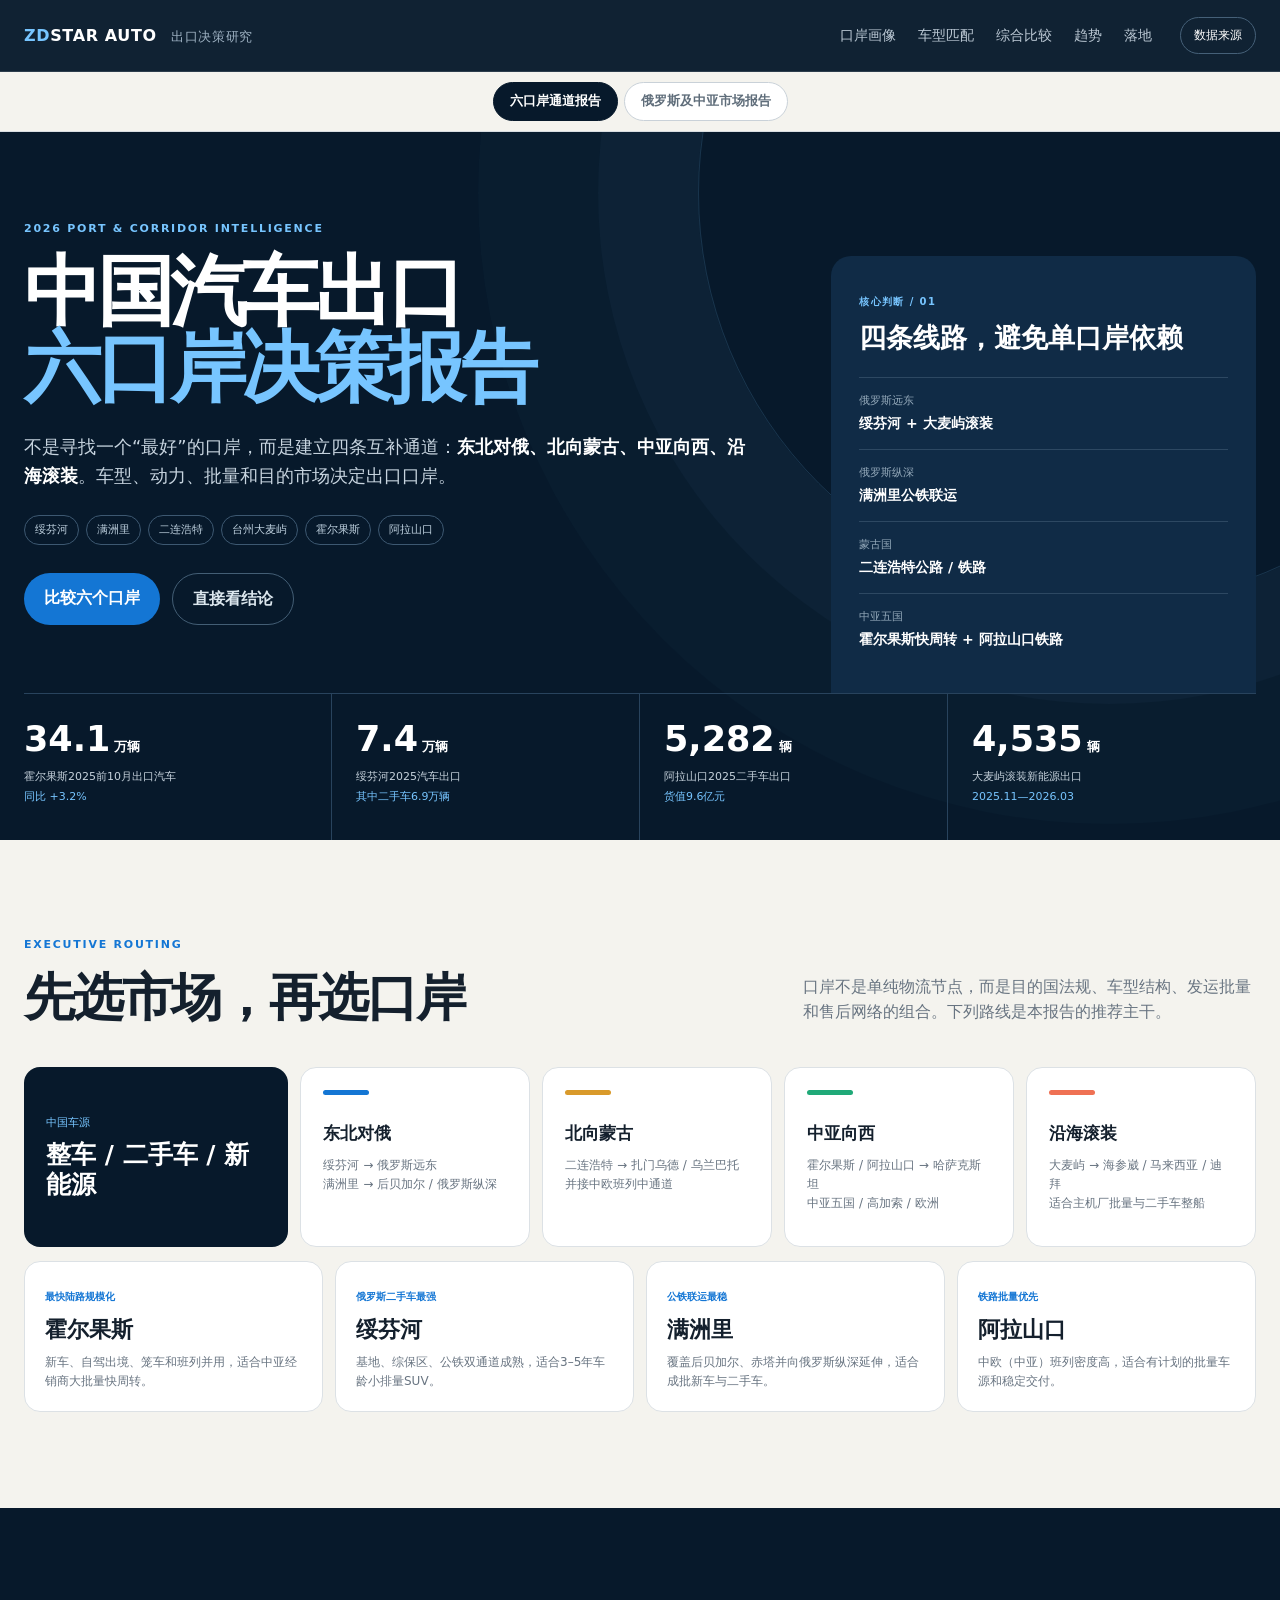
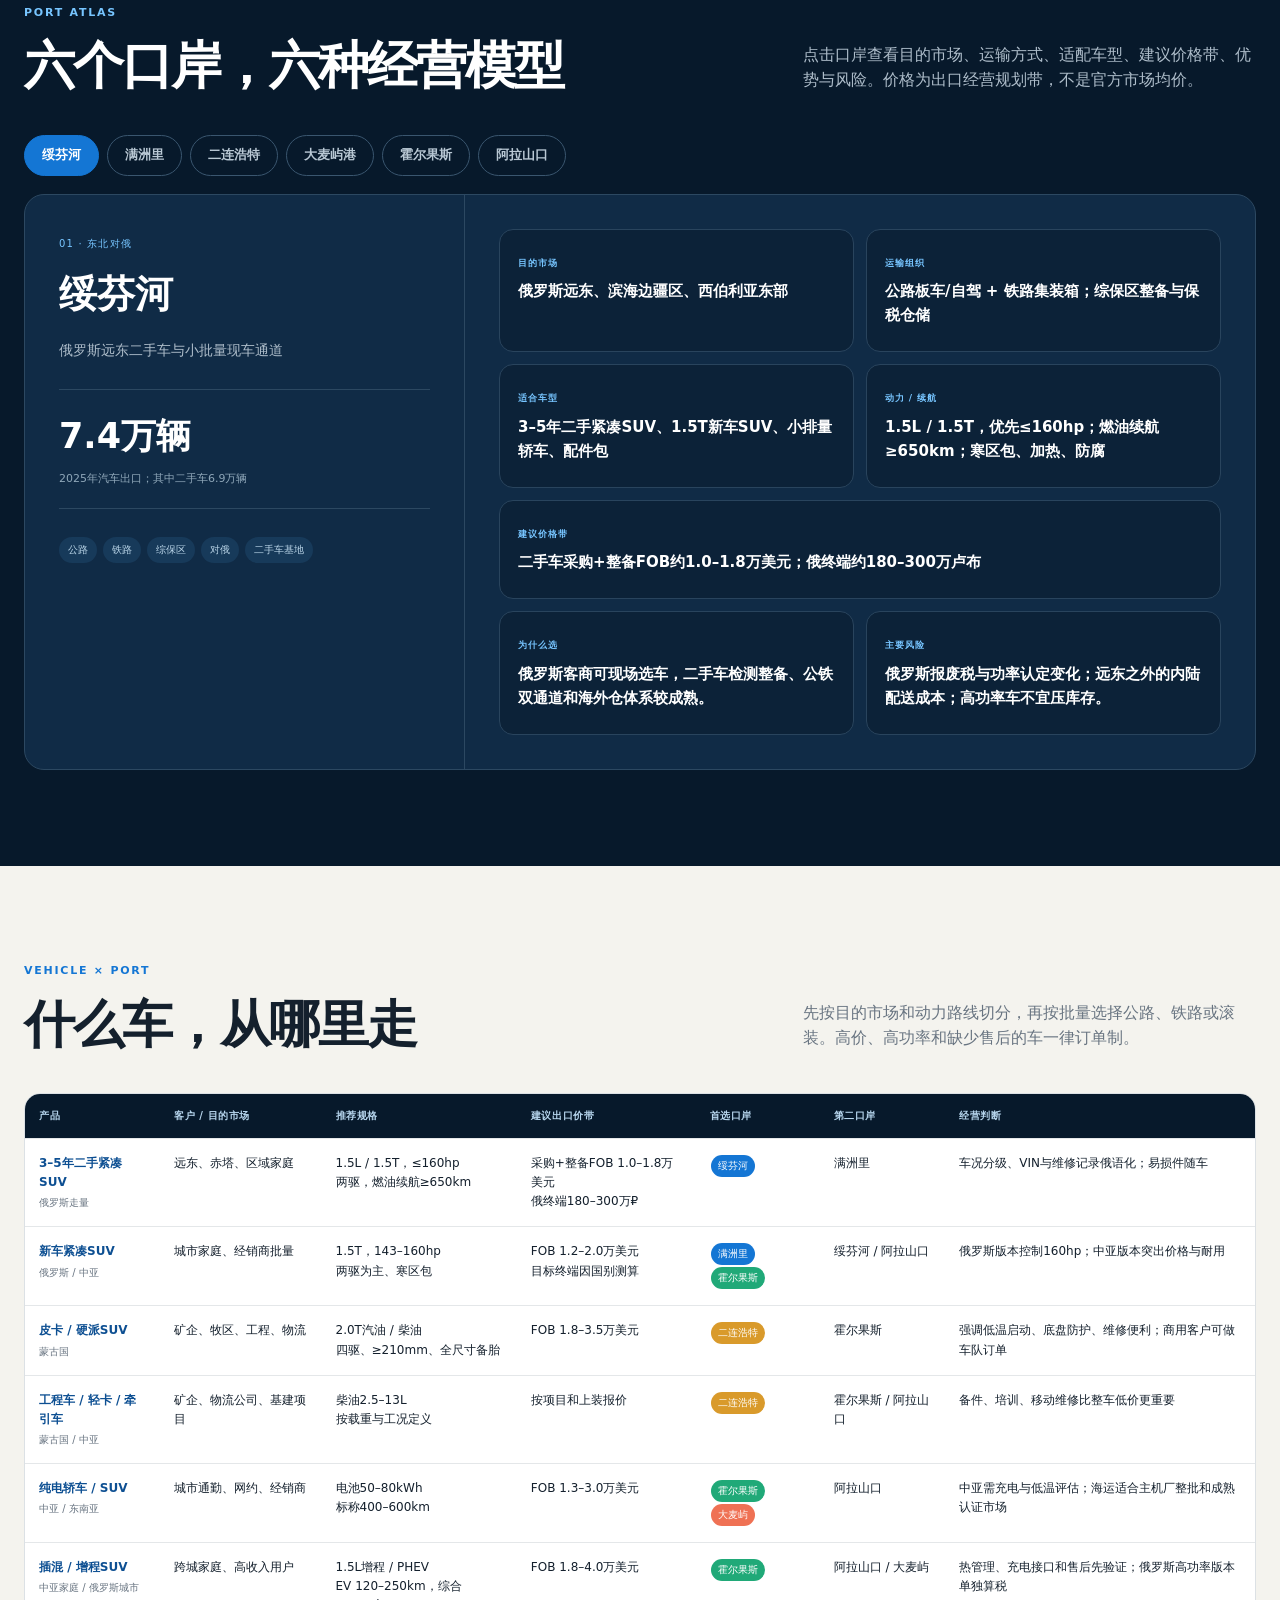
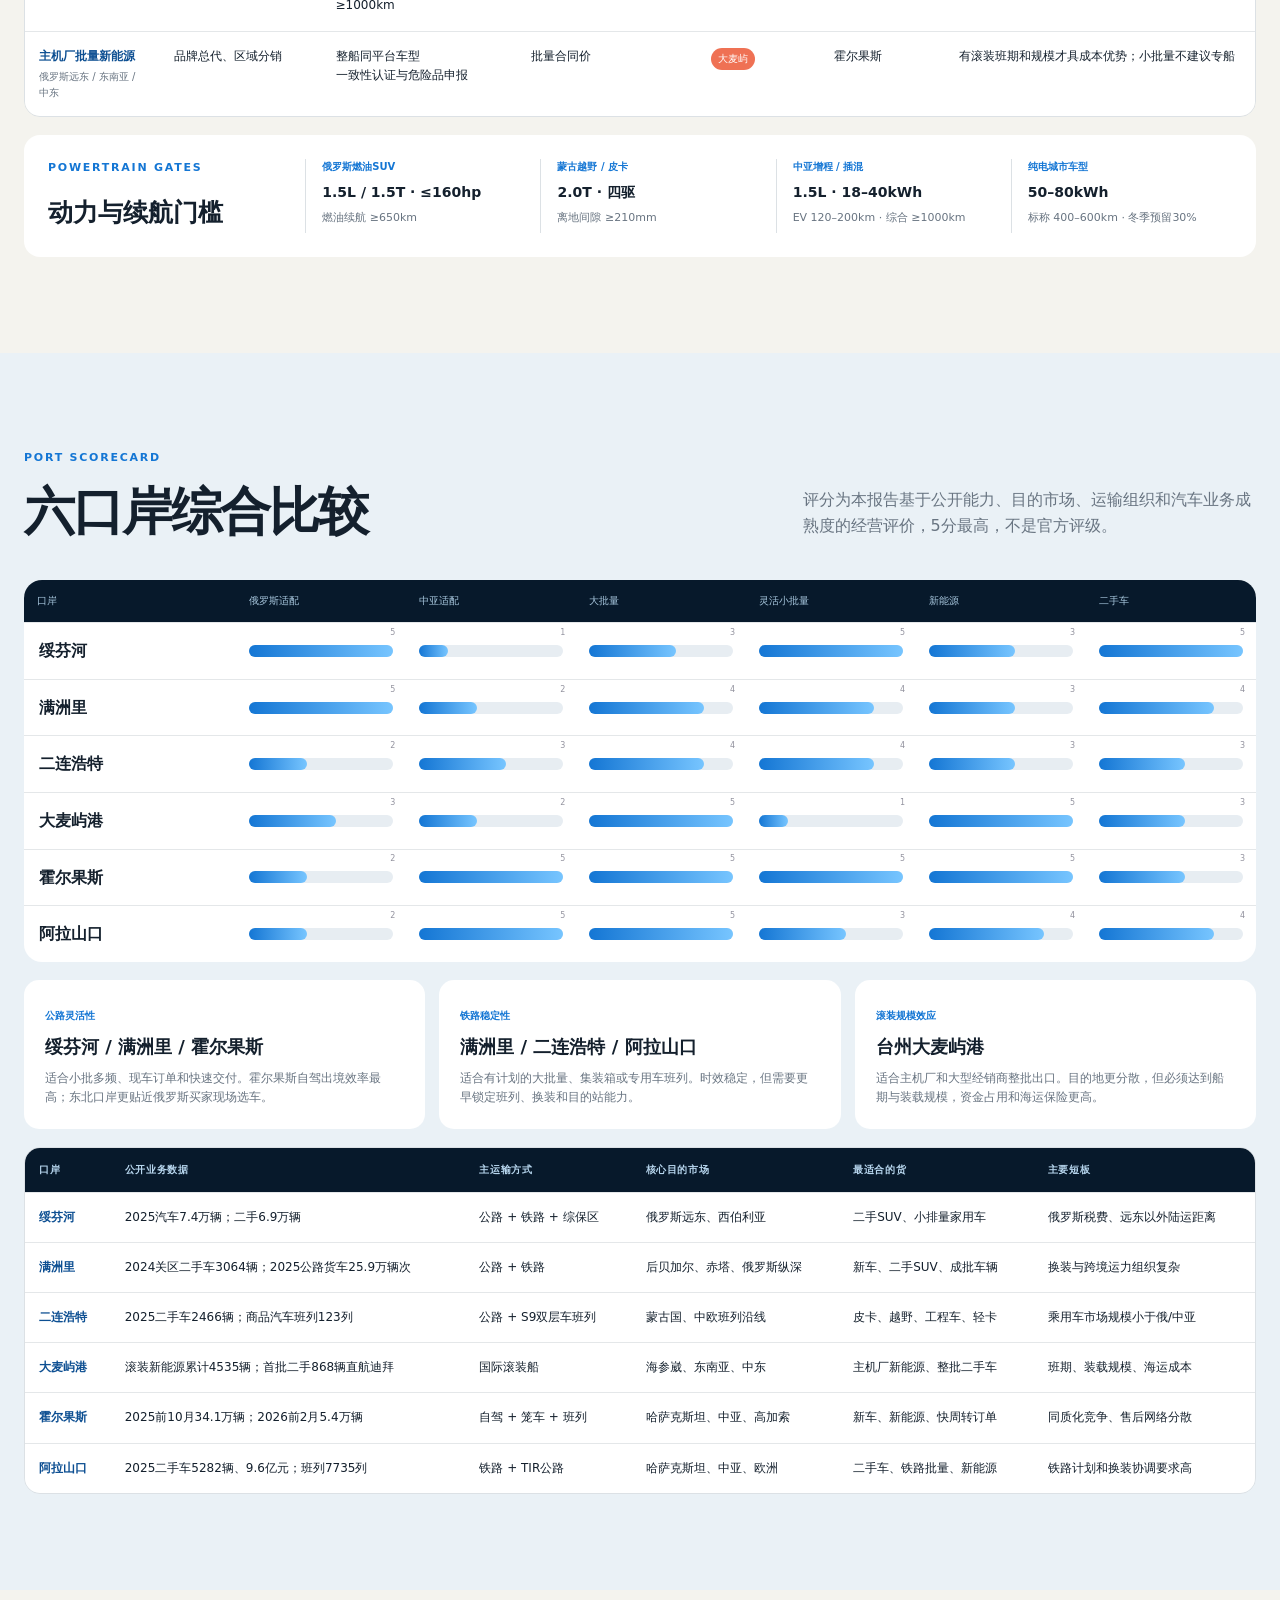
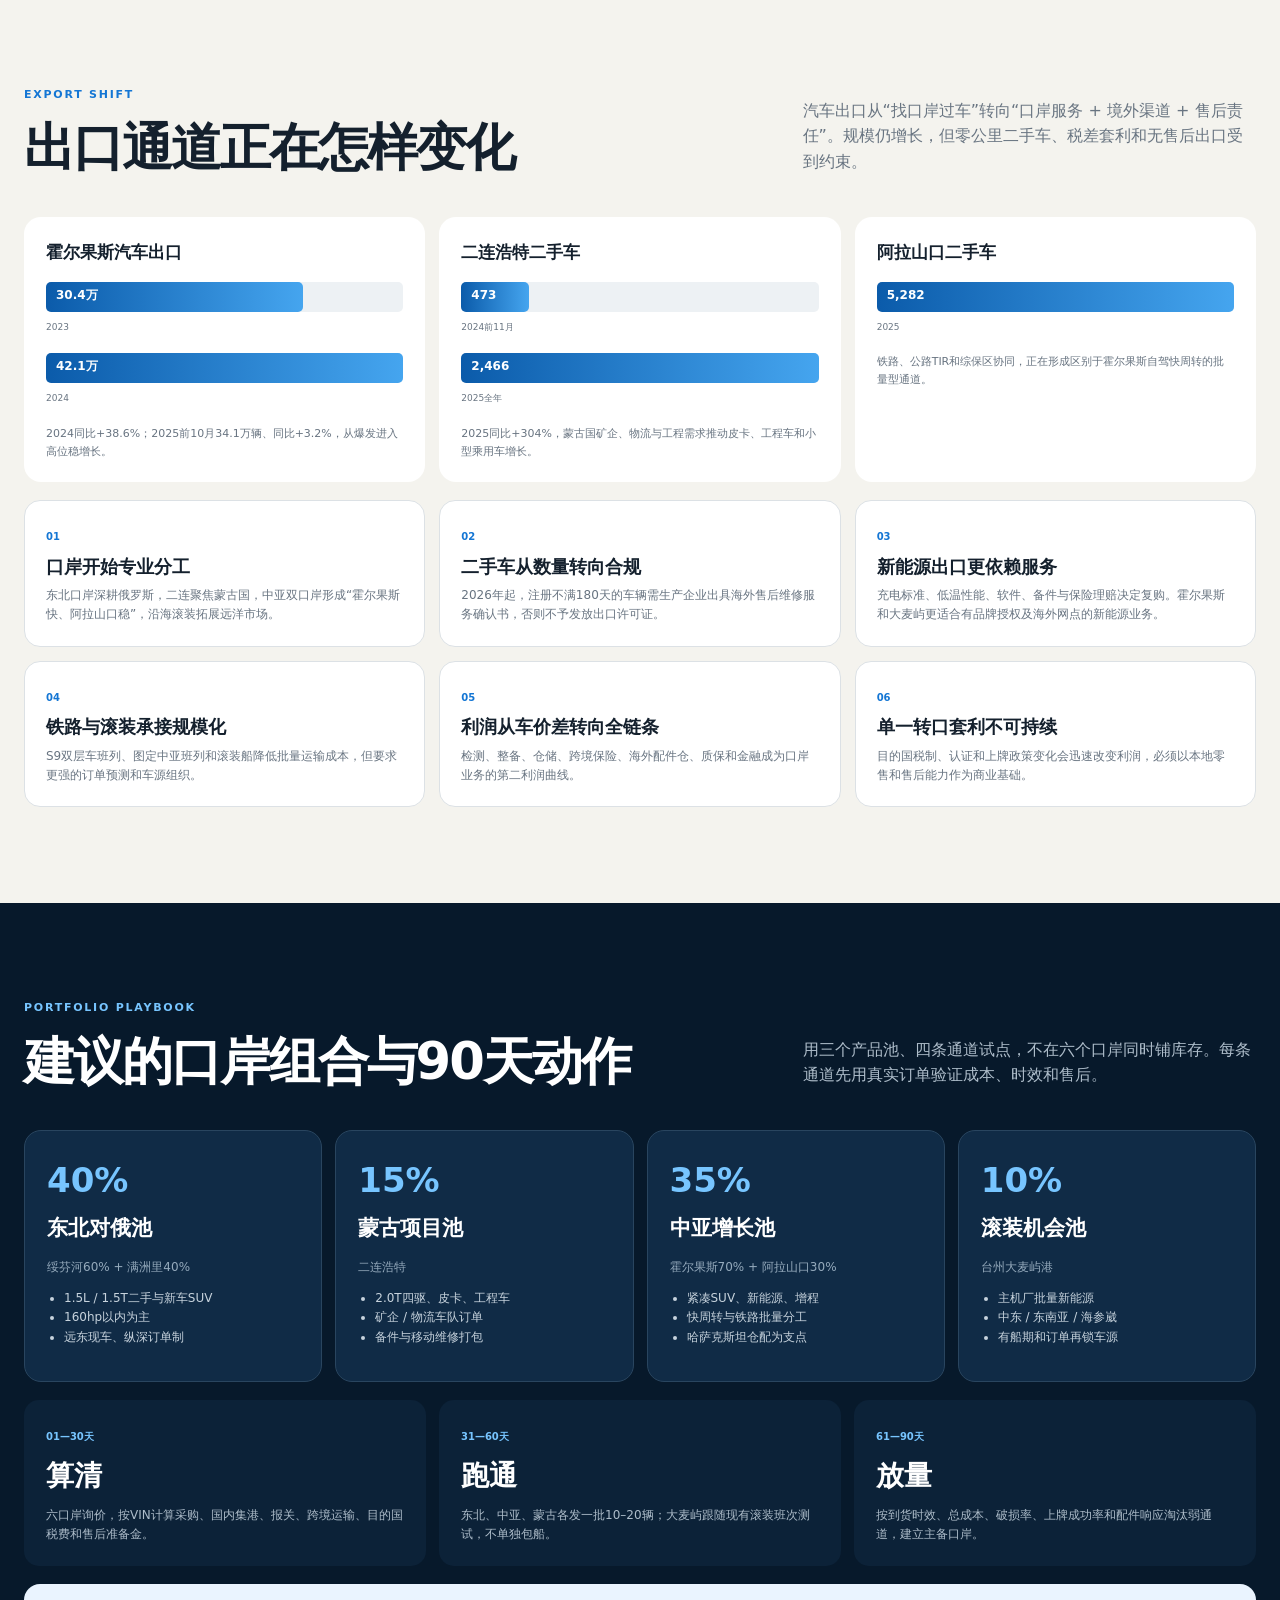
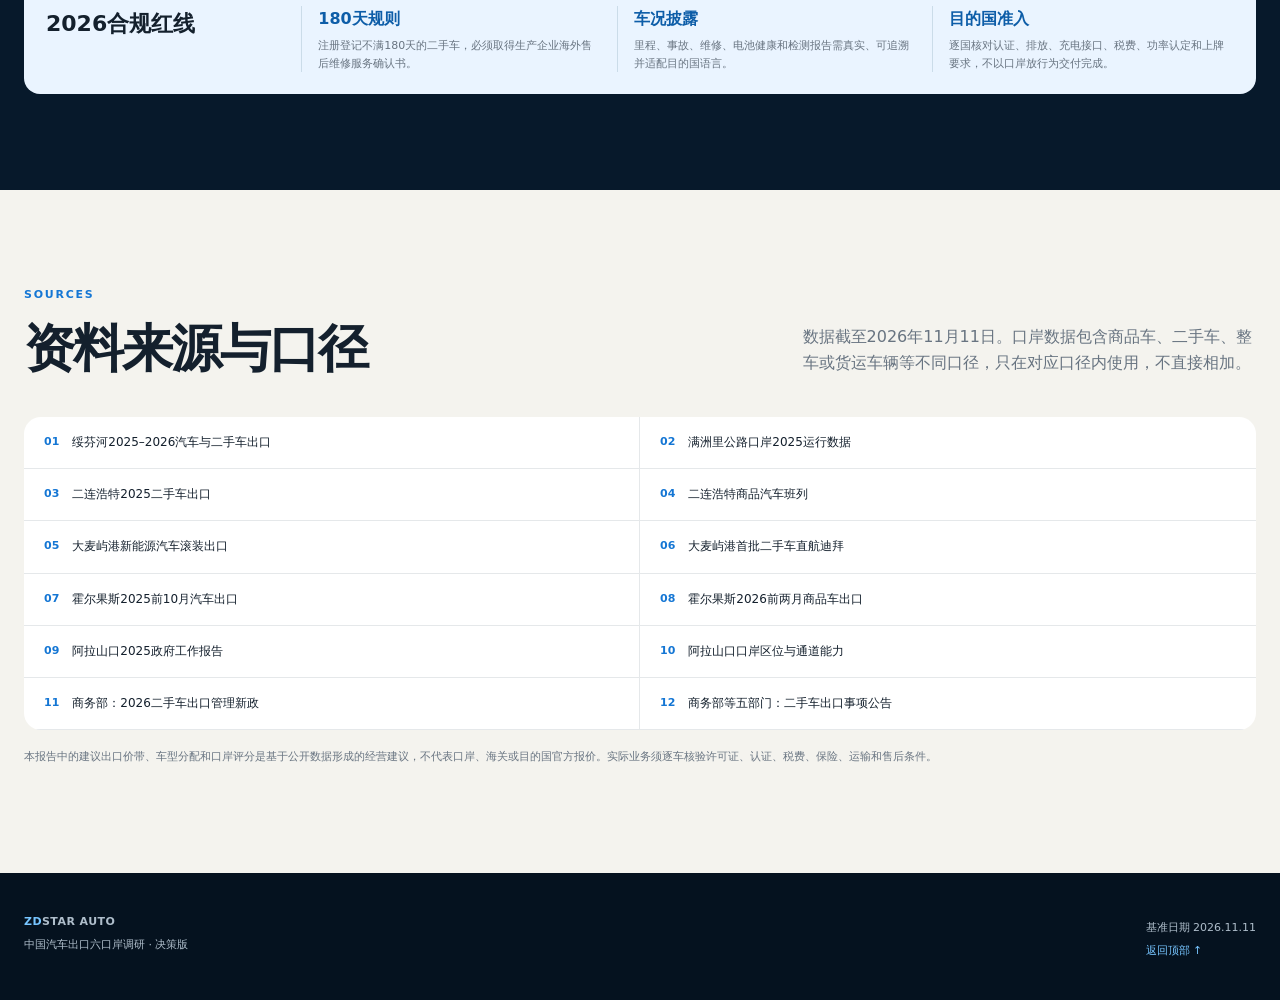
<file: index.html>
<!doctype html>
<html lang="zh-CN">
<head>
  <meta charset="utf-8">
  <meta name="viewport" content="width=device-width,initial-scale=1">
  <meta name="description" content="中国汽车出口六大口岸调研：绥芬河、满洲里、二连浩特、台州大麦屿港、霍尔果斯、阿拉山口。">
  <meta name="theme-color" content="#07192b">
  <title>中国汽车出口六口岸调研｜ZDSTAR AUTO</title>
  <link rel="icon" href="assets/favicon.svg" type="image/svg+xml">
  <link rel="stylesheet" href="assets/styles.css">
</head>
<body>
  <a class="skip" href="#main">跳到正文</a>
  <header class="topbar">
    <a class="brand" href="#top"><span>ZD</span>STAR AUTO <small>出口决策研究</small></a>
    <nav aria-label="主导航"><a href="#atlas">口岸画像</a><a href="#matrix">车型匹配</a><a href="#compare">综合比较</a><a href="#trend">趋势</a><a href="#action">落地</a></nav>
    <a class="source-btn" href="#sources">数据来源</a>
  </header>
  <nav class="report-tabs" aria-label="报告版本切换"><a class="active" href="index.html" aria-current="page">六口岸通道报告</a><a href="legacy/index.html">俄罗斯及中亚市场报告</a></nav>
  <main id="main">
    <section class="hero" id="top">
      <div class="hero-grid">
        <div>
          <p class="eyebrow">2026 PORT & CORRIDOR INTELLIGENCE</p>
          <h1>中国汽车出口<br><em>六口岸决策报告</em></h1>
          <p class="lead">不是寻找一个“最好”的口岸，而是建立四条互补通道：<b>东北对俄、北向蒙古、中亚向西、沿海滚装</b>。车型、动力、批量和目的市场决定出口口岸。</p>
          <div class="chips"><span>绥芬河</span><span>满洲里</span><span>二连浩特</span><span>台州大麦屿</span><span>霍尔果斯</span><span>阿拉山口</span></div>
          <div class="actions"><a class="btn primary" href="#atlas">比较六个口岸</a><a class="btn ghost" href="#decision">直接看结论</a></div>
        </div>
        <aside class="hero-card"><p class="card-label">核心判断 / 01</p><h2>四条线路，避免单口岸依赖</h2><div><span>俄罗斯远东</span><b>绥芬河 + 大麦屿滚装</b></div><div><span>俄罗斯纵深</span><b>满洲里公铁联运</b></div><div><span>蒙古国</span><b>二连浩特公路 / 铁路</b></div><div><span>中亚五国</span><b>霍尔果斯快周转 + 阿拉山口铁路</b></div></aside>
      </div>
      <div class="kpis"><article><strong>34.1<small>万辆</small></strong><span>霍尔果斯2025前10月出口汽车</span><i>同比 +3.2%</i></article><article><strong>7.4<small>万辆</small></strong><span>绥芬河2025汽车出口</span><i>其中二手车6.9万辆</i></article><article><strong>5,282<small>辆</small></strong><span>阿拉山口2025二手车出口</span><i>货值9.6亿元</i></article><article><strong>4,535<small>辆</small></strong><span>大麦屿滚装新能源出口</span><i>2025.11—2026.03</i></article></div>
    </section>

    <section class="route-overview section" id="decision">
      <div class="section-head"><div><p class="eyebrow dark">EXECUTIVE ROUTING</p><h2>先选市场，再选口岸</h2></div><p>口岸不是单纯物流节点，而是目的国法规、车型结构、发运批量和售后网络的组合。下列路线是本报告的推荐主干。</p></div>
      <div class="corridor-map"><div class="origin"><span>中国车源</span><b>整车 / 二手车 / 新能源</b></div><div class="corridor"><span class="line blue"></span><b>东北对俄</b><p>绥芬河 → 俄罗斯远东<br>满洲里 → 后贝加尔 / 俄罗斯纵深</p></div><div class="corridor"><span class="line amber"></span><b>北向蒙古</b><p>二连浩特 → 扎门乌德 / 乌兰巴托<br>并接中欧班列中通道</p></div><div class="corridor"><span class="line green"></span><b>中亚向西</b><p>霍尔果斯 / 阿拉山口 → 哈萨克斯坦<br>中亚五国 / 高加索 / 欧洲</p></div><div class="corridor"><span class="line coral"></span><b>沿海滚装</b><p>大麦屿 → 海参崴 / 马来西亚 / 迪拜<br>适合主机厂批量与二手车整船</p></div></div>
      <div class="quick-decisions"><article><span>最快陆路规模化</span><h3>霍尔果斯</h3><p>新车、自驾出境、笼车和班列并用，适合中亚经销商大批量快周转。</p></article><article><span>俄罗斯二手车最强</span><h3>绥芬河</h3><p>基地、综保区、公铁双通道成熟，适合3–5年车龄小排量SUV。</p></article><article><span>公铁联运最稳</span><h3>满洲里</h3><p>覆盖后贝加尔、赤塔并向俄罗斯纵深延伸，适合成批新车与二手车。</p></article><article><span>铁路批量优先</span><h3>阿拉山口</h3><p>中欧（中亚）班列密度高，适合有计划的批量车源和稳定交付。</p></article></div>
    </section>

    <section class="section dark-section" id="atlas">
      <div class="section-head light"><div><p class="eyebrow">PORT ATLAS</p><h2>六个口岸，六种经营模型</h2></div><p>点击口岸查看目的市场、运输方式、适配车型、建议价格带、优势与风险。价格为出口经营规划带，不是官方市场均价。</p></div>
      <div class="port-tabs" role="tablist" aria-label="口岸切换"><button class="active" data-port="suifenhe" role="tab" aria-selected="true">绥芬河</button><button data-port="manzhouli" role="tab">满洲里</button><button data-port="erlian" role="tab">二连浩特</button><button data-port="damaiyu" role="tab">大麦屿港</button><button data-port="horgos" role="tab">霍尔果斯</button><button data-port="alashankou" role="tab">阿拉山口</button></div>
      <div id="port-panel" class="port-panel" aria-live="polite"></div>
    </section>

    <section class="section" id="matrix">
      <div class="section-head"><div><p class="eyebrow dark">VEHICLE × PORT</p><h2>什么车，从哪里走</h2></div><p>先按目的市场和动力路线切分，再按批量选择公路、铁路或滚装。高价、高功率和缺少售后的车一律订单制。</p></div>
      <div class="table-wrap"><table class="data-table vehicle-matrix"><thead><tr><th>产品</th><th>客户 / 目的市场</th><th>推荐规格</th><th>建议出口价带</th><th>首选口岸</th><th>第二口岸</th><th>经营判断</th></tr></thead><tbody>
        <tr><td><b>3–5年二手紧凑SUV</b><small>俄罗斯走量</small></td><td>远东、赤塔、区域家庭</td><td>1.5L / 1.5T，≤160hp<br>两驱，燃油续航≥650km</td><td>采购+整备FOB 1.0–1.8万美元<br>俄终端180–300万₽</td><td><span class="pill blue">绥芬河</span></td><td>满洲里</td><td>车况分级、VIN与维修记录俄语化；易损件随车</td></tr>
        <tr><td><b>新车紧凑SUV</b><small>俄罗斯 / 中亚</small></td><td>城市家庭、经销商批量</td><td>1.5T，143–160hp<br>两驱为主、寒区包</td><td>FOB 1.2–2.0万美元<br>目标终端因国别测算</td><td><span class="pill blue">满洲里</span> <span class="pill green">霍尔果斯</span></td><td>绥芬河 / 阿拉山口</td><td>俄罗斯版本控制160hp；中亚版本突出价格与耐用</td></tr>
        <tr><td><b>皮卡 / 硬派SUV</b><small>蒙古国</small></td><td>矿企、牧区、工程、物流</td><td>2.0T汽油 / 柴油<br>四驱、≥210mm、全尺寸备胎</td><td>FOB 1.8–3.5万美元</td><td><span class="pill amber">二连浩特</span></td><td>霍尔果斯</td><td>强调低温启动、底盘防护、维修便利；商用客户可做车队订单</td></tr>
        <tr><td><b>工程车 / 轻卡 / 牵引车</b><small>蒙古国 / 中亚</small></td><td>矿企、物流公司、基建项目</td><td>柴油2.5–13L<br>按载重与工况定义</td><td>按项目和上装报价</td><td><span class="pill amber">二连浩特</span></td><td>霍尔果斯 / 阿拉山口</td><td>备件、培训、移动维修比整车低价更重要</td></tr>
        <tr><td><b>纯电轿车 / SUV</b><small>中亚 / 东南亚</small></td><td>城市通勤、网约、经销商</td><td>电池50–80kWh<br>标称400–600km</td><td>FOB 1.3–3.0万美元</td><td><span class="pill green">霍尔果斯</span> <span class="pill coral">大麦屿</span></td><td>阿拉山口</td><td>中亚需充电与低温评估；海运适合主机厂整批和成熟认证市场</td></tr>
        <tr><td><b>插混 / 增程SUV</b><small>中亚家庭 / 俄罗斯城市</small></td><td>跨城家庭、高收入用户</td><td>1.5L增程 / PHEV<br>EV 120–250km，综合≥1000km</td><td>FOB 1.8–4.0万美元</td><td><span class="pill green">霍尔果斯</span></td><td>阿拉山口 / 大麦屿</td><td>热管理、充电接口和售后先验证；俄罗斯高功率版本单独算税</td></tr>
        <tr><td><b>主机厂批量新能源</b><small>俄罗斯远东 / 东南亚 / 中东</small></td><td>品牌总代、区域分销</td><td>整船同平台车型<br>一致性认证与危险品申报</td><td>批量合同价</td><td><span class="pill coral">大麦屿</span></td><td>霍尔果斯</td><td>有滚装班期和规模才具成本优势；小批量不建议专船</td></tr>
      </tbody></table></div>
      <div class="range-box"><div><p class="eyebrow dark">POWERTRAIN GATES</p><h3>动力与续航门槛</h3></div><div class="range-item"><span>俄罗斯燃油SUV</span><b>1.5L / 1.5T · ≤160hp</b><i>燃油续航 ≥650km</i></div><div class="range-item"><span>蒙古越野 / 皮卡</span><b>2.0T · 四驱</b><i>离地间隙 ≥210mm</i></div><div class="range-item"><span>中亚增程 / 插混</span><b>1.5L · 18–40kWh</b><i>EV 120–200km · 综合 ≥1000km</i></div><div class="range-item"><span>纯电城市车型</span><b>50–80kWh</b><i>标称 400–600km · 冬季预留30%</i></div></div>
    </section>

    <section class="section compare-section" id="compare">
      <div class="section-head"><div><p class="eyebrow dark">PORT SCORECARD</p><h2>六口岸综合比较</h2></div><p>评分为本报告基于公开能力、目的市场、运输组织和汽车业务成熟度的经营评价，5分最高，不是官方评级。</p></div>
      <div class="score-card"><div class="score-head"><span>口岸</span><span>俄罗斯适配</span><span>中亚适配</span><span>大批量</span><span>灵活小批量</span><span>新能源</span><span>二手车</span></div><div class="score-row"><b>绥芬河</b><span data-score="5"></span><span data-score="1"></span><span data-score="3"></span><span data-score="5"></span><span data-score="3"></span><span data-score="5"></span></div><div class="score-row"><b>满洲里</b><span data-score="5"></span><span data-score="2"></span><span data-score="4"></span><span data-score="4"></span><span data-score="3"></span><span data-score="4"></span></div><div class="score-row"><b>二连浩特</b><span data-score="2"></span><span data-score="3"></span><span data-score="4"></span><span data-score="4"></span><span data-score="3"></span><span data-score="3"></span></div><div class="score-row"><b>大麦屿港</b><span data-score="3"></span><span data-score="2"></span><span data-score="5"></span><span data-score="1"></span><span data-score="5"></span><span data-score="3"></span></div><div class="score-row"><b>霍尔果斯</b><span data-score="2"></span><span data-score="5"></span><span data-score="5"></span><span data-score="5"></span><span data-score="5"></span><span data-score="3"></span></div><div class="score-row"><b>阿拉山口</b><span data-score="2"></span><span data-score="5"></span><span data-score="5"></span><span data-score="3"></span><span data-score="4"></span><span data-score="4"></span></div></div>
      <div class="comparison-grid"><article><span>公路灵活性</span><h3>绥芬河 / 满洲里 / 霍尔果斯</h3><p>适合小批多频、现车订单和快速交付。霍尔果斯自驾出境效率最高；东北口岸更贴近俄罗斯买家现场选车。</p></article><article><span>铁路稳定性</span><h3>满洲里 / 二连浩特 / 阿拉山口</h3><p>适合有计划的大批量、集装箱或专用车班列。时效稳定，但需要更早锁定班列、换装和目的站能力。</p></article><article><span>滚装规模效应</span><h3>台州大麦屿港</h3><p>适合主机厂和大型经销商整批出口。目的地更分散，但必须达到船期与装载规模，资金占用和海运保险更高。</p></article></div>
      <div class="facts-table table-wrap"><table class="data-table compact"><thead><tr><th>口岸</th><th>公开业务数据</th><th>主运输方式</th><th>核心目的市场</th><th>最适合的货</th><th>主要短板</th></tr></thead><tbody><tr><td><b>绥芬河</b></td><td>2025汽车7.4万辆；二手6.9万辆</td><td>公路 + 铁路 + 综保区</td><td>俄罗斯远东、西伯利亚</td><td>二手SUV、小排量家用车</td><td>俄罗斯税费、远东以外陆运距离</td></tr><tr><td><b>满洲里</b></td><td>2024关区二手车3064辆；2025公路货车25.9万辆次</td><td>公路 + 铁路</td><td>后贝加尔、赤塔、俄罗斯纵深</td><td>新车、二手SUV、成批车辆</td><td>换装与跨境运力组织复杂</td></tr><tr><td><b>二连浩特</b></td><td>2025二手车2466辆；商品汽车班列123列</td><td>公路 + S9双层车班列</td><td>蒙古国、中欧班列沿线</td><td>皮卡、越野、工程车、轻卡</td><td>乘用车市场规模小于俄/中亚</td></tr><tr><td><b>大麦屿港</b></td><td>滚装新能源累计4535辆；首批二手868辆直航迪拜</td><td>国际滚装船</td><td>海参崴、东南亚、中东</td><td>主机厂新能源、整批二手车</td><td>班期、装载规模、海运成本</td></tr><tr><td><b>霍尔果斯</b></td><td>2025前10月34.1万辆；2026前2月5.4万辆</td><td>自驾 + 笼车 + 班列</td><td>哈萨克斯坦、中亚、高加索</td><td>新车、新能源、快周转订单</td><td>同质化竞争、售后网络分散</td></tr><tr><td><b>阿拉山口</b></td><td>2025二手车5282辆、9.6亿元；班列7735列</td><td>铁路 + TIR公路</td><td>哈萨克斯坦、中亚、欧洲</td><td>二手车、铁路批量、新能源</td><td>铁路计划和换装协调要求高</td></tr></tbody></table></div>
    </section>

    <section class="section trend-section" id="trend">
      <div class="section-head"><div><p class="eyebrow dark">EXPORT SHIFT</p><h2>出口通道正在怎样变化</h2></div><p>汽车出口从“找口岸过车”转向“口岸服务 + 境外渠道 + 售后责任”。规模仍增长，但零公里二手车、税差套利和无售后出口受到约束。</p></div>
      <div class="trend-chart"><article><b>霍尔果斯汽车出口</b><div><i style="--w:72%"></i><strong>30.4万</strong></div><span>2023</span><div><i style="--w:100%"></i><strong>42.1万</strong></div><span>2024</span><p>2024同比+38.6%；2025前10月34.1万辆、同比+3.2%，从爆发进入高位稳增长。</p></article><article><b>二连浩特二手车</b><div><i style="--w:19%"></i><strong>473</strong></div><span>2024前11月</span><div><i style="--w:100%"></i><strong>2,466</strong></div><span>2025全年</span><p>2025同比+304%，蒙古国矿企、物流与工程需求推动皮卡、工程车和小型乘用车增长。</p></article><article><b>阿拉山口二手车</b><div><i style="--w:100%"></i><strong>5,282</strong></div><span>2025</span><p>铁路、公路TIR和综保区协同，正在形成区别于霍尔果斯自驾快周转的批量型通道。</p></article></div>
      <div class="trend-cards"><article><span>01</span><h3>口岸开始专业分工</h3><p>东北口岸深耕俄罗斯，二连聚焦蒙古国，中亚双口岸形成“霍尔果斯快、阿拉山口稳”，沿海滚装拓展远洋市场。</p></article><article><span>02</span><h3>二手车从数量转向合规</h3><p>2026年起，注册不满180天的车辆需生产企业出具海外售后维修服务确认书，否则不予发放出口许可证。</p></article><article><span>03</span><h3>新能源出口更依赖服务</h3><p>充电标准、低温性能、软件、备件与保险理赔决定复购。霍尔果斯和大麦屿更适合有品牌授权及海外网点的新能源业务。</p></article><article><span>04</span><h3>铁路与滚装承接规模化</h3><p>S9双层车班列、图定中亚班列和滚装船降低批量运输成本，但要求更强的订单预测和车源组织。</p></article><article><span>05</span><h3>利润从车价差转向全链条</h3><p>检测、整备、仓储、跨境保险、海外配件仓、质保和金融成为口岸业务的第二利润曲线。</p></article><article><span>06</span><h3>单一转口套利不可持续</h3><p>目的国税制、认证和上牌政策变化会迅速改变利润，必须以本地零售和售后能力作为商业基础。</p></article></div>
    </section>

    <section class="section dark-section" id="action">
      <div class="section-head light"><div><p class="eyebrow">PORTFOLIO PLAYBOOK</p><h2>建议的口岸组合与90天动作</h2></div><p>用三个产品池、四条通道试点，不在六个口岸同时铺库存。每条通道先用真实订单验证成本、时效和售后。</p></div>
      <div class="portfolio"><article><span>40%</span><h3>东北对俄池</h3><p>绥芬河60% + 满洲里40%</p><ul><li>1.5L / 1.5T二手与新车SUV</li><li>160hp以内为主</li><li>远东现车、纵深订单制</li></ul></article><article><span>15%</span><h3>蒙古项目池</h3><p>二连浩特</p><ul><li>2.0T四驱、皮卡、工程车</li><li>矿企 / 物流车队订单</li><li>备件与移动维修打包</li></ul></article><article><span>35%</span><h3>中亚增长池</h3><p>霍尔果斯70% + 阿拉山口30%</p><ul><li>紧凑SUV、新能源、增程</li><li>快周转与铁路批量分工</li><li>哈萨克斯坦仓配为支点</li></ul></article><article><span>10%</span><h3>滚装机会池</h3><p>台州大麦屿港</p><ul><li>主机厂批量新能源</li><li>中东 / 东南亚 / 海参崴</li><li>有船期和订单再锁车源</li></ul></article></div>
      <div class="timeline"><article><span>01—30天</span><h3>算清</h3><p>六口岸询价，按VIN计算采购、国内集港、报关、跨境运输、目的国税费和售后准备金。</p></article><article><span>31—60天</span><h3>跑通</h3><p>东北、中亚、蒙古各发一批10–20辆；大麦屿跟随现有滚装班次测试，不单独包船。</p></article><article><span>61—90天</span><h3>放量</h3><p>按到货时效、总成本、破损率、上牌成功率和配件响应淘汰弱通道，建立主备口岸。</p></article></div>
      <div class="compliance"><h3>2026合规红线</h3><div><b>180天规则</b><p>注册登记不满180天的二手车，必须取得生产企业海外售后维修服务确认书。</p></div><div><b>车况披露</b><p>里程、事故、维修、电池健康和检测报告需真实、可追溯并适配目的国语言。</p></div><div><b>目的国准入</b><p>逐国核对认证、排放、充电接口、税费、功率认定和上牌要求，不以口岸放行为交付完成。</p></div></div>
    </section>

    <section class="section sources" id="sources">
      <div class="section-head"><div><p class="eyebrow dark">SOURCES</p><h2>资料来源与口径</h2></div><p>数据截至2026年11月11日。口岸数据包含商品车、二手车、整车或货运车辆等不同口径，只在对应口径内使用，不直接相加。</p></div>
      <div class="source-list"><a href="https://swt.fujian.gov.cn/mqchzhfwpt/chzx/hwscxx/202608/t20260818_7201171.htm" target="_blank" rel="noopener"><b>01</b><span>绥芬河2025–2026汽车与二手车出口</span></a><a href="https://www.manzhouli.gov.cn/Elderly/News/show/1409894.html" target="_blank" rel="noopener"><b>02</b><span>满洲里公路口岸2025运行数据</span></a><a href="https://www.elht.gov.cn/mobile/c/2026-01-14/112341.shtml" target="_blank" rel="noopener"><b>03</b><span>二连浩特2025二手车出口</span></a><a href="https://www.elht.gov.cn/mobile/c/2025-12-15/111737.shtml" target="_blank" rel="noopener"><b>04</b><span>二连浩特商品汽车班列</span></a><a href="https://www.zj.msa.gov.cn/TZ/hsyw/202603/t20260330_13665.html" target="_blank" rel="noopener"><b>05</b><span>大麦屿港新能源汽车滚装出口</span></a><a href="https://www.zj.msa.gov.cn/TZ/hsyw/202512/t20251231_12150.html" target="_blank" rel="noopener"><b>06</b><span>大麦屿港首批二手车直航迪拜</span></a><a href="https://swt.xinjiang.gov.cn/xjswt/c114592/202512/374a48d26b6c4439b06abea1d1e29f30.shtml" target="_blank" rel="noopener"><b>07</b><span>霍尔果斯2025前10月汽车出口</span></a><a href="https://swt.xinjiang.gov.cn/xjswt/c114941/202603/37ebe335606f403d885e3677d830dc7c.shtml" target="_blank" rel="noopener"><b>08</b><span>霍尔果斯2026前两月商品车出口</span></a><a href="https://www.alsk.gov.cn/alsk/c130036/202601/c0c7bbd181774f088f59806633c6c5f7.shtml" target="_blank" rel="noopener"><b>09</b><span>阿拉山口2025政府工作报告</span></a><a href="https://www.alsk.gov.cn/alsk/c130125/202606/b0dab1d371214484ba48b0c6274656d4.shtml" target="_blank" rel="noopener"><b>10</b><span>阿拉山口口岸区位与通道能力</span></a><a href="https://www.mofcom.gov.cn/cms_files/filemanager/policySummary/viewcore_543d1fcc6a1048d5bf301a8d59ed723e.html" target="_blank" rel="noopener"><b>11</b><span>商务部：2026二手车出口管理新政</span></a><a href="https://www.mofcom.gov.cn/zfxxgk/zc/xzgfxwj/art/2024/art_26f709ea06a548088ce4c1bac892ea80.html" target="_blank" rel="noopener"><b>12</b><span>商务部等五部门：二手车出口事项公告</span></a></div>
      <p class="note">本报告中的建议出口价带、车型分配和口岸评分是基于公开数据形成的经营建议，不代表口岸、海关或目的国官方报价。实际业务须逐车核验许可证、认证、税费、保险、运输和售后条件。</p>
    </section>
  </main>
  <footer><div><span class="brand"><span>ZD</span>STAR AUTO</span><p>中国汽车出口六口岸调研 · 决策版</p></div><div><p>基准日期 2026.11.11</p><a href="#top">返回顶部 ↑</a></div></footer>
  <script src="assets/app.js"></script>
</body>
</html>
</file>
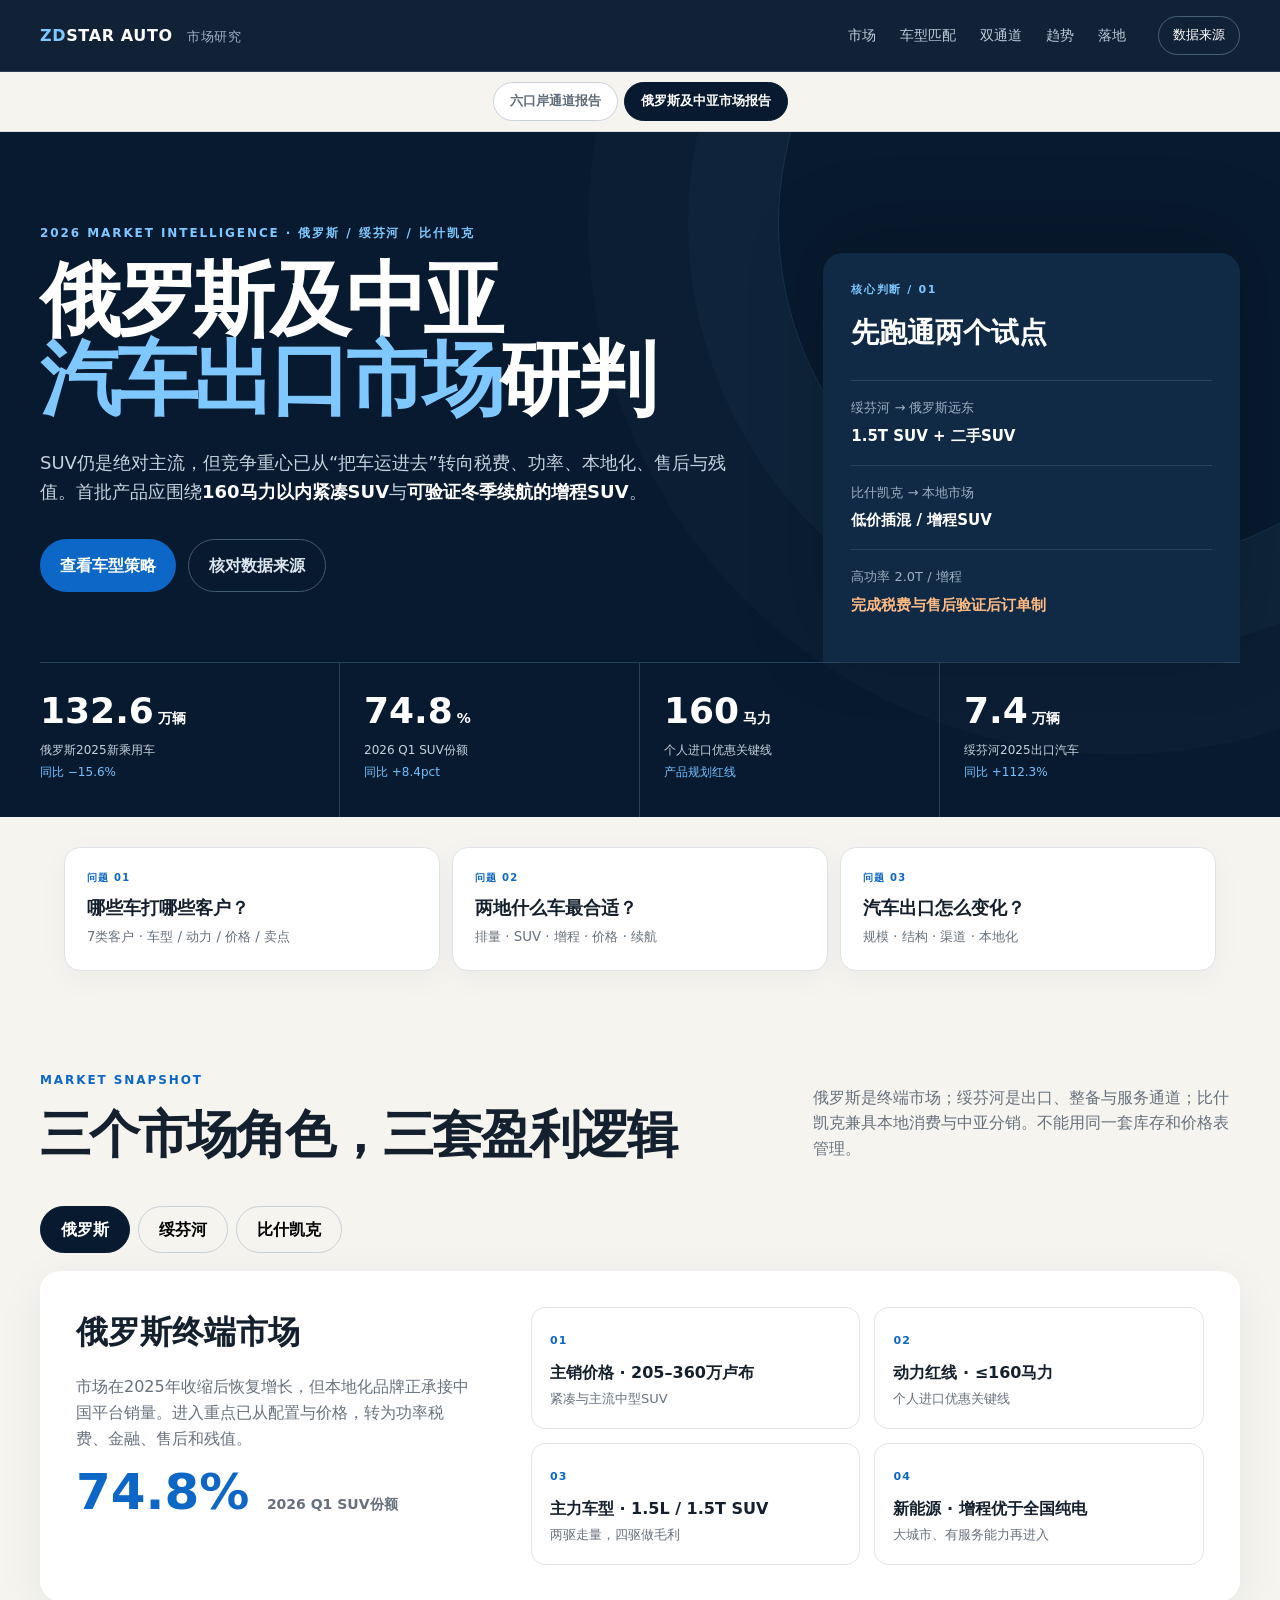
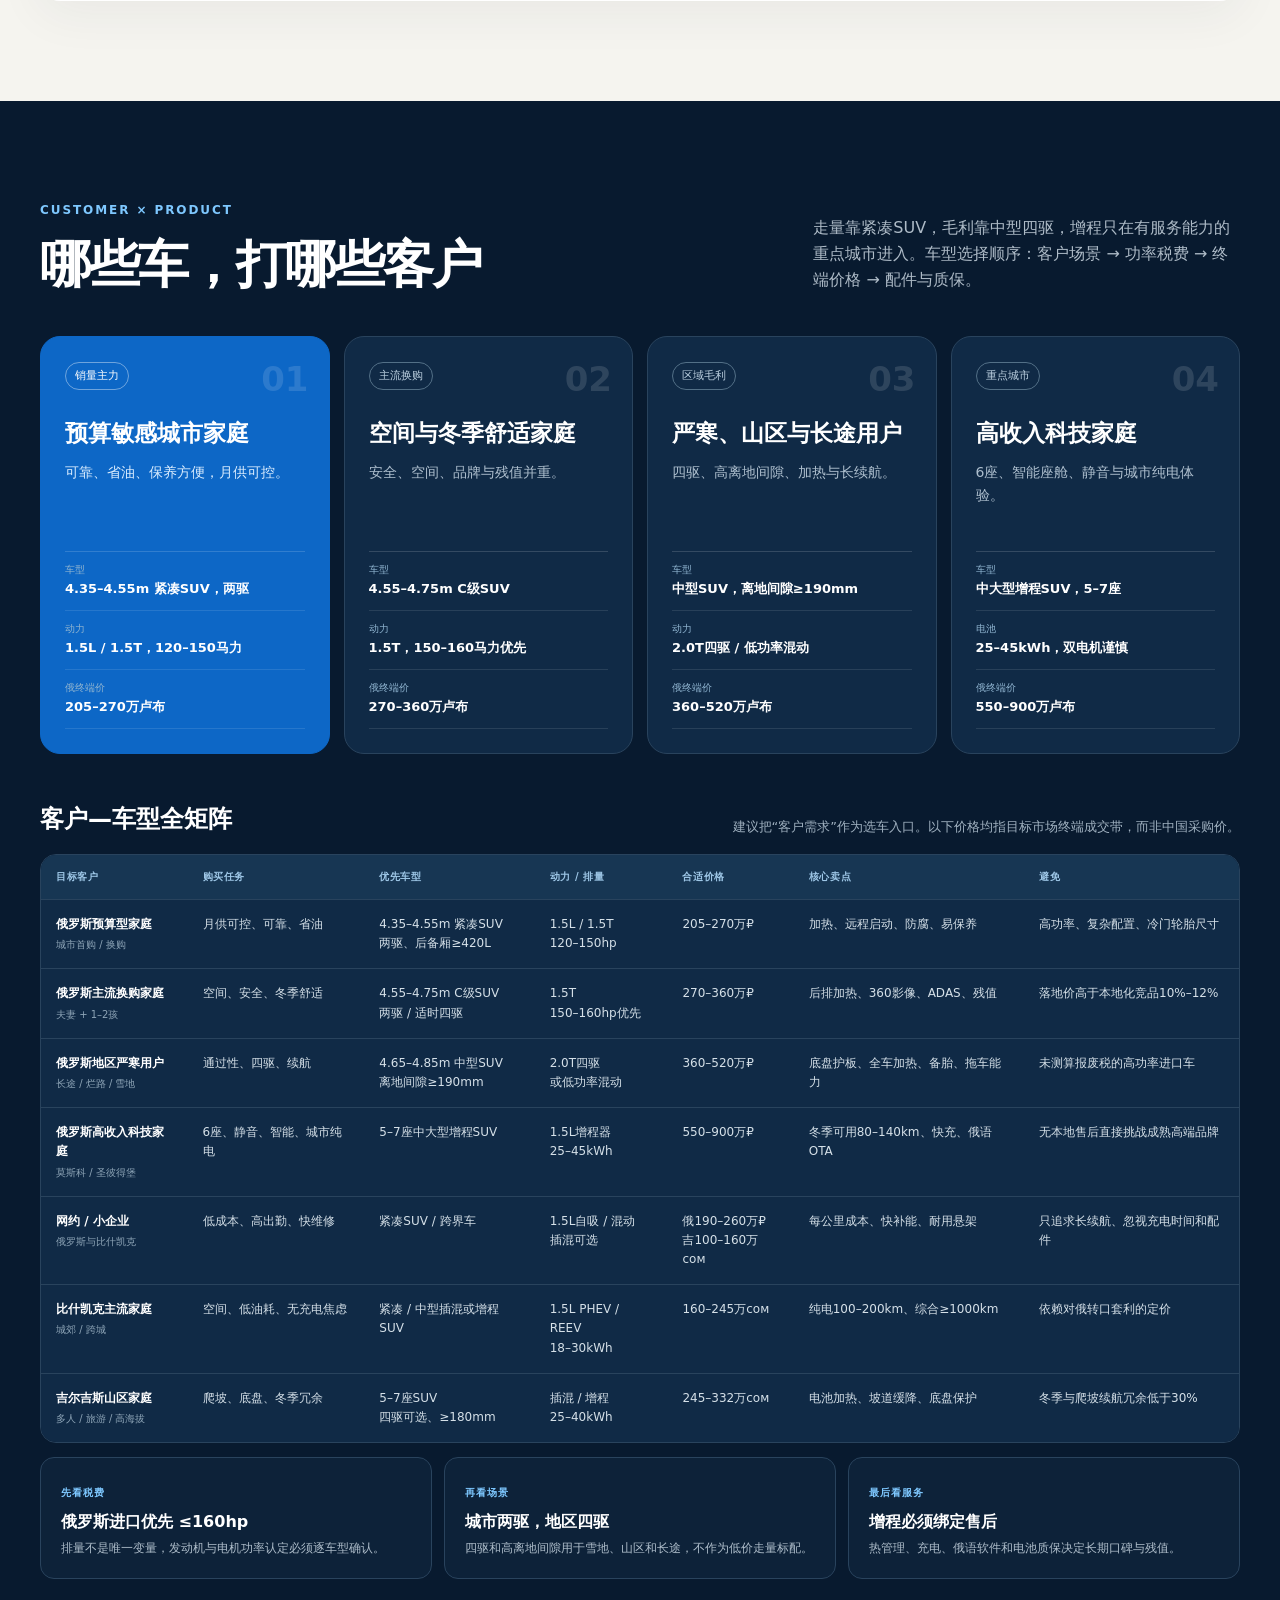
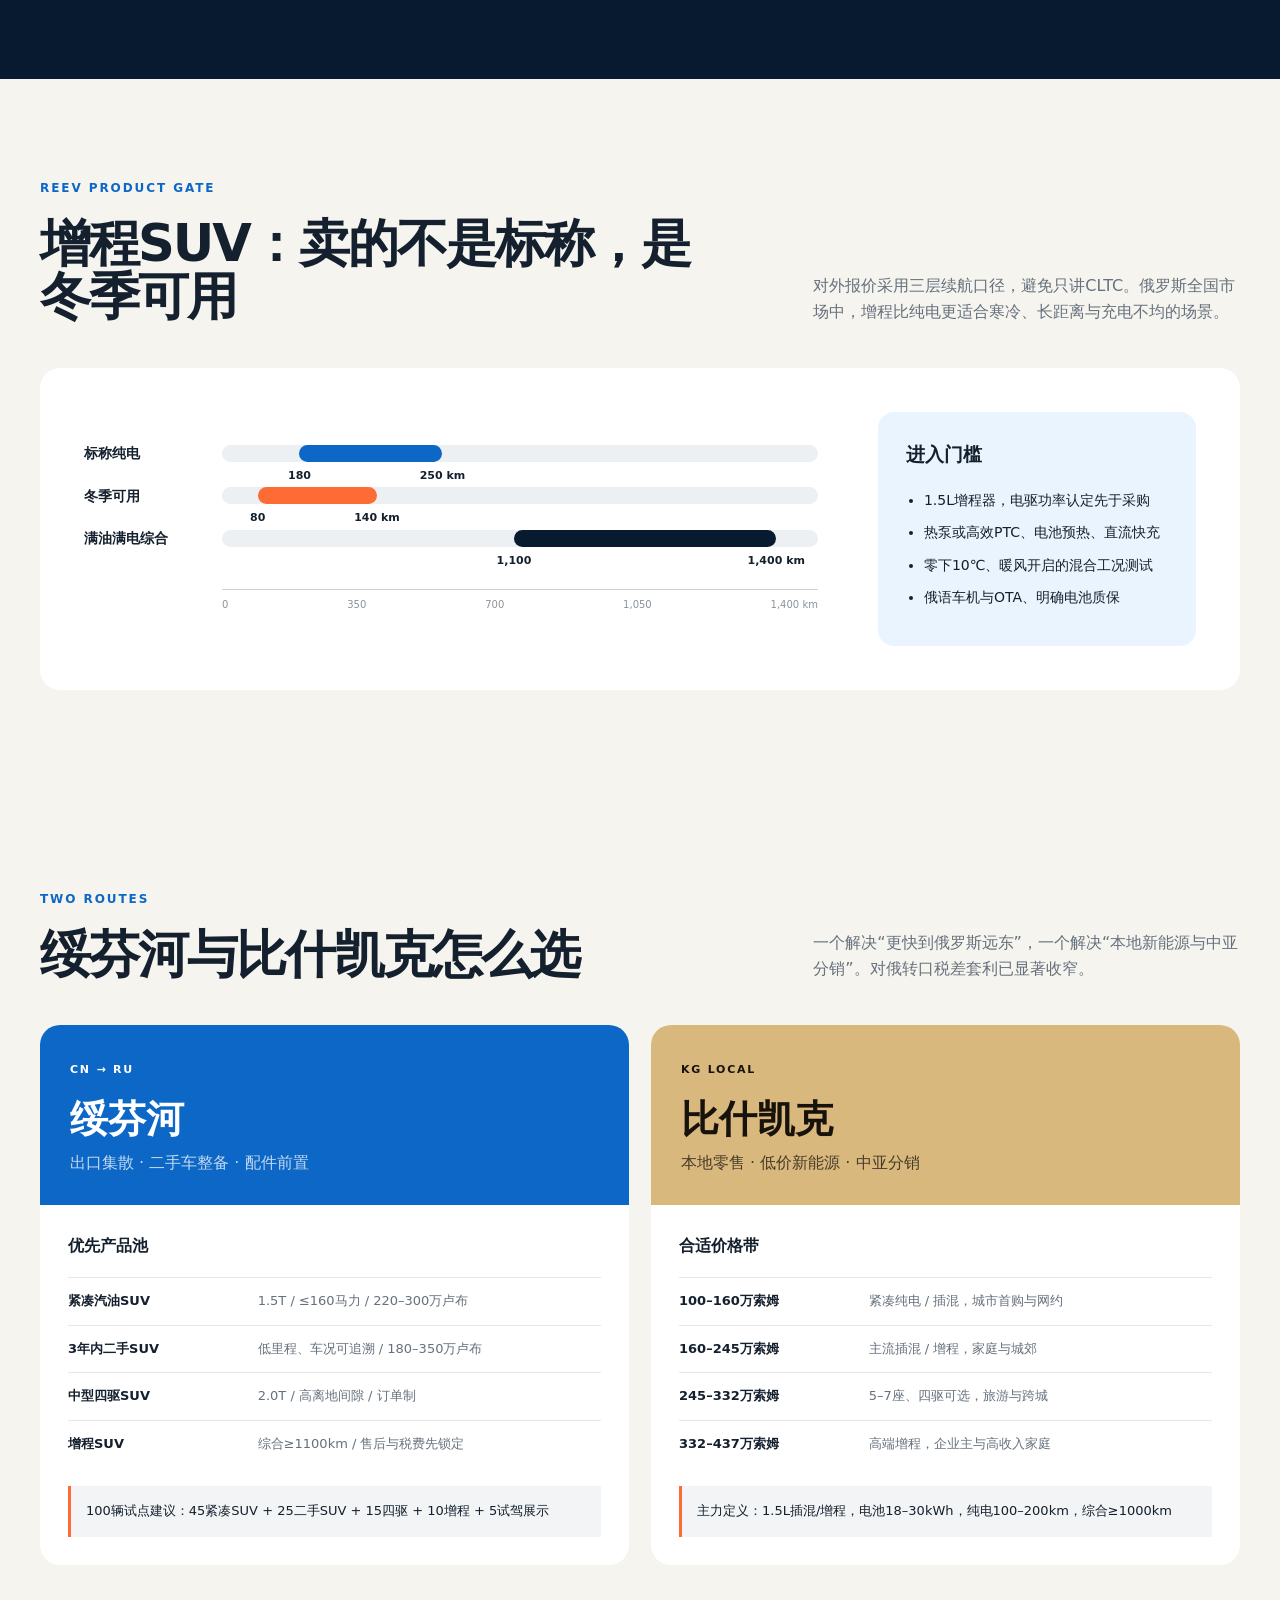
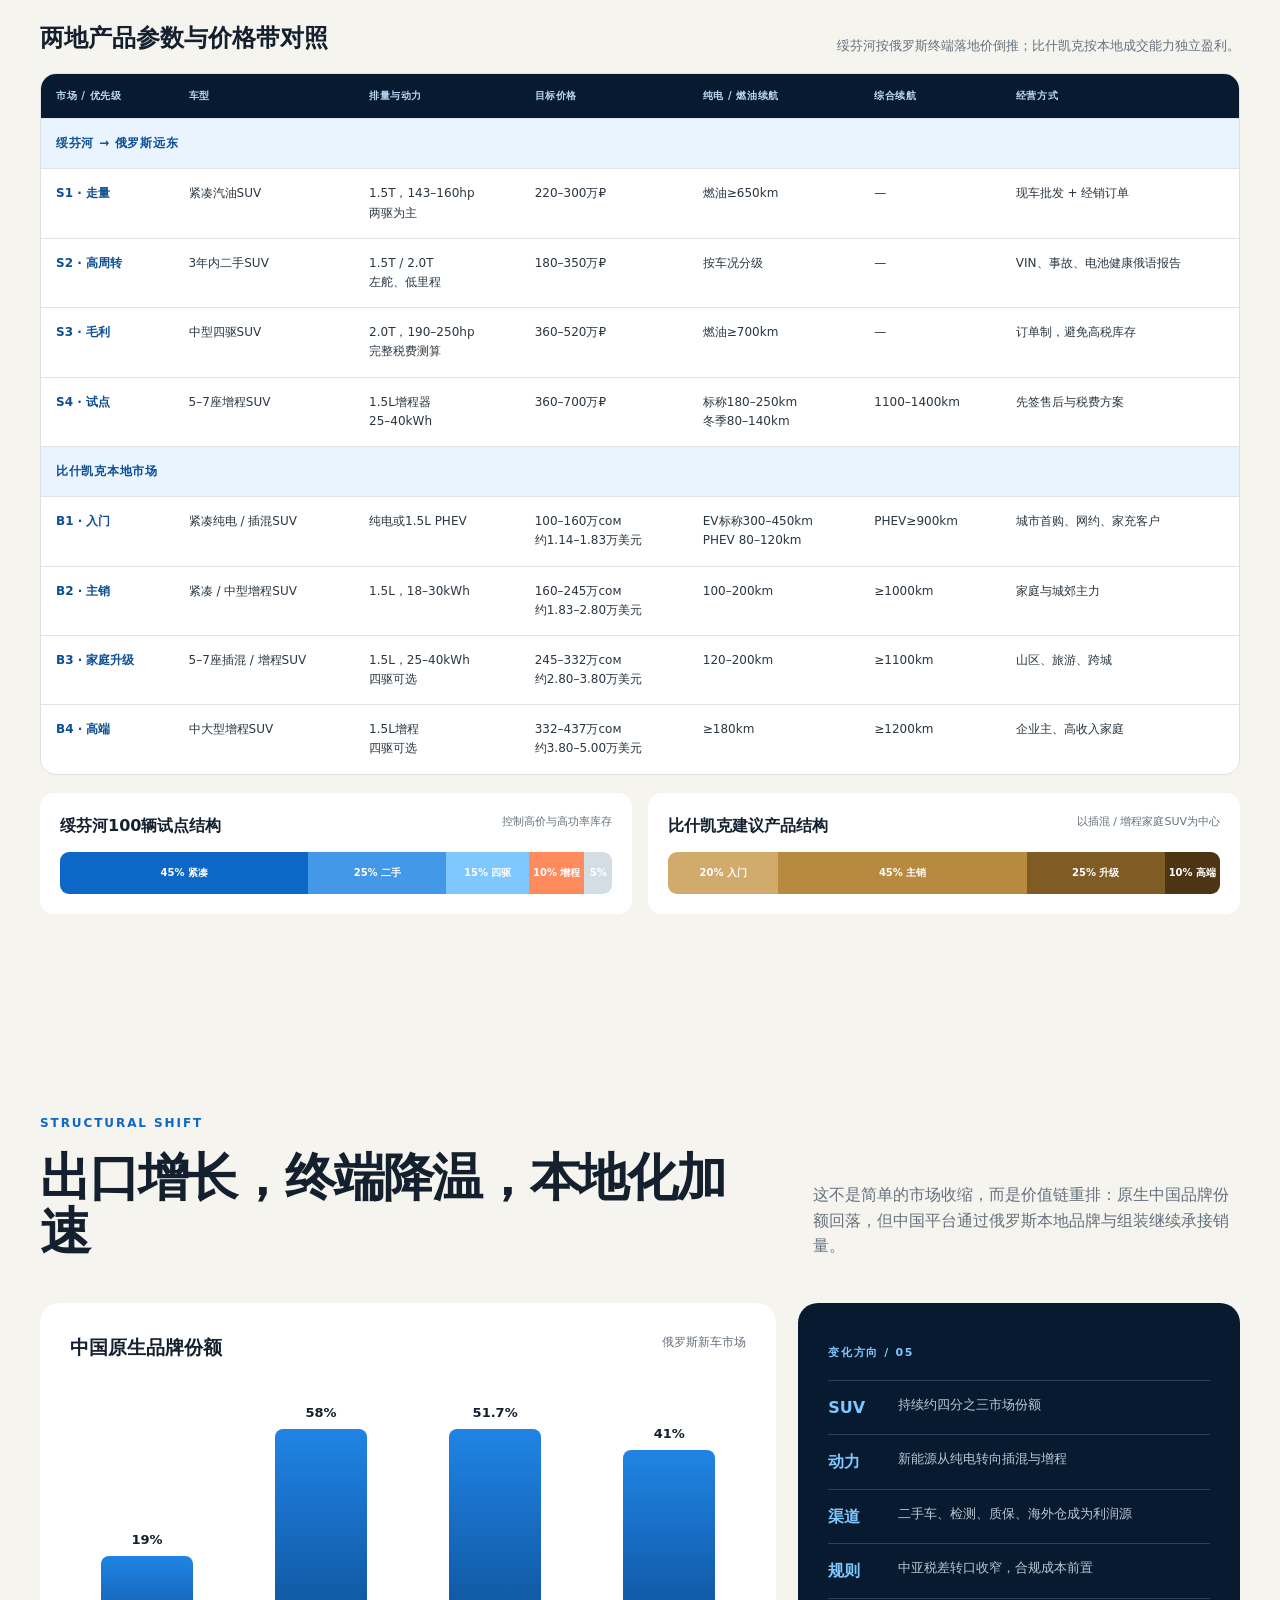
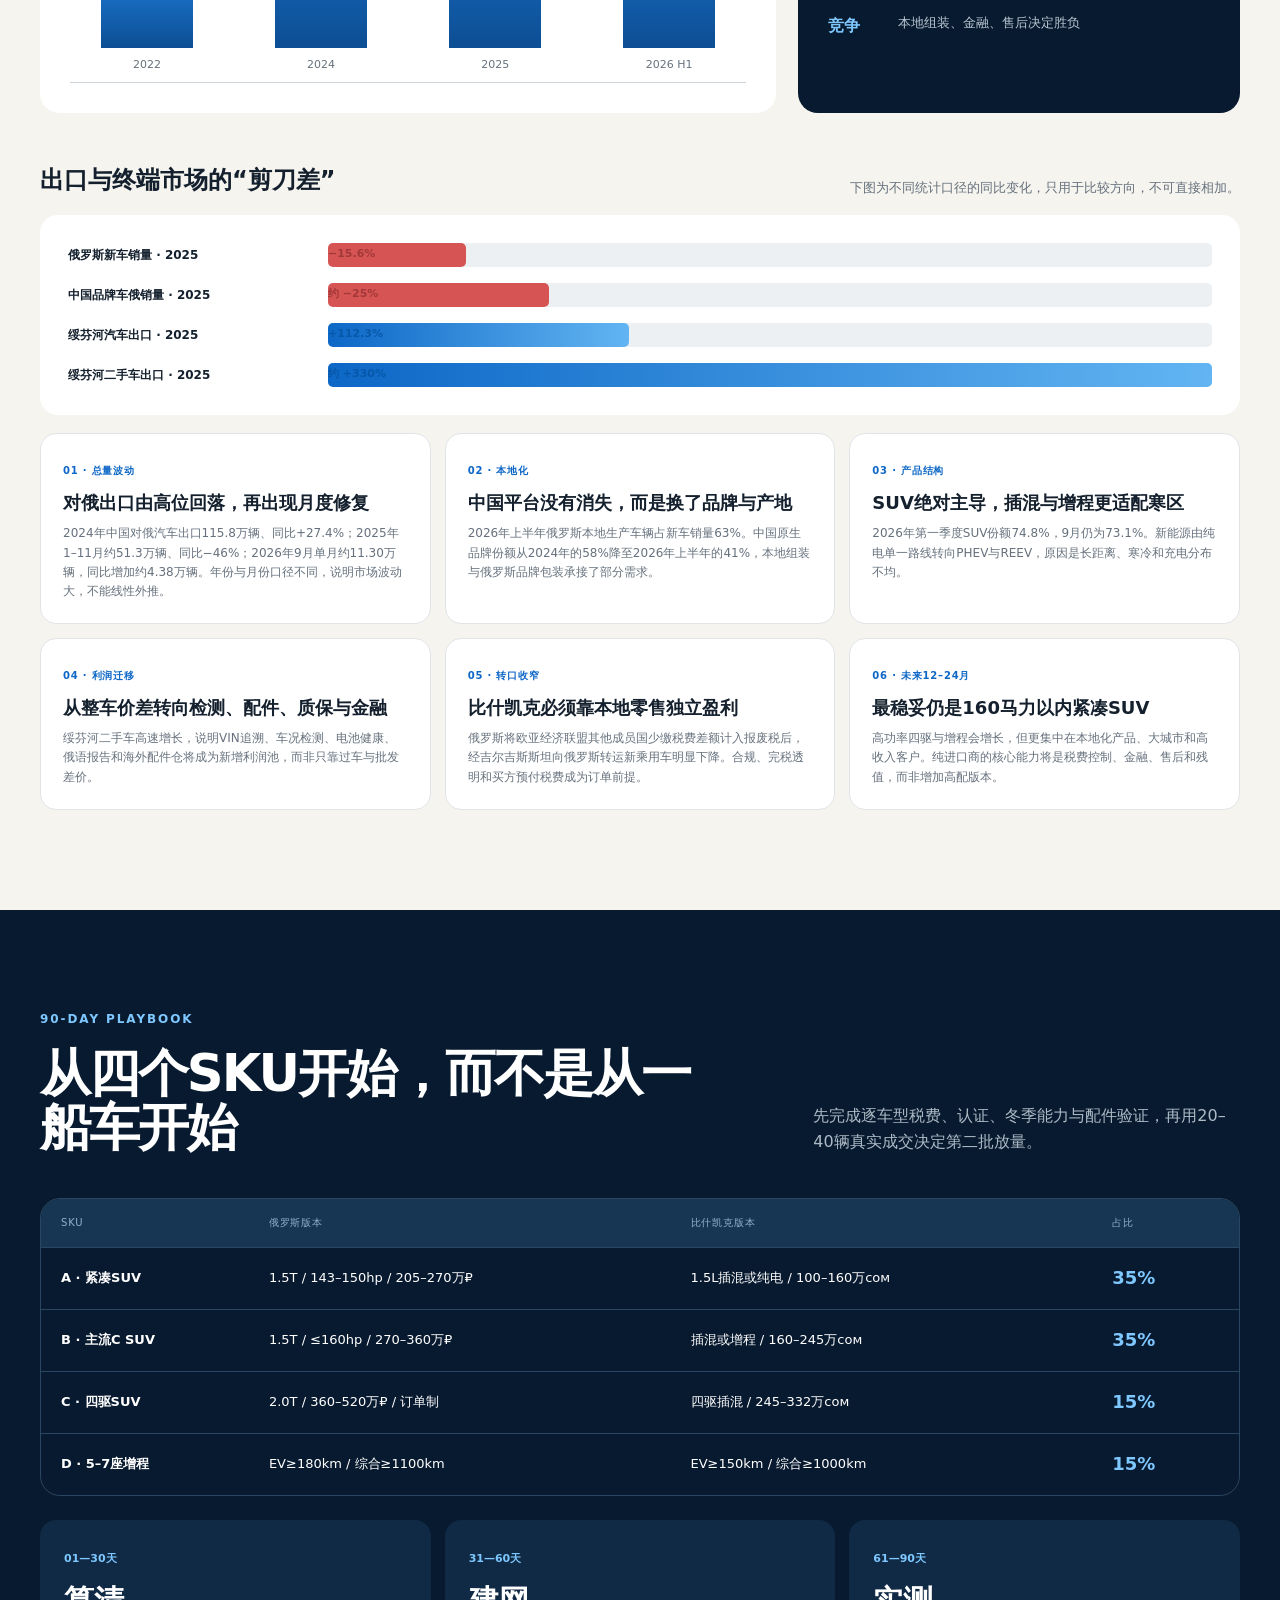
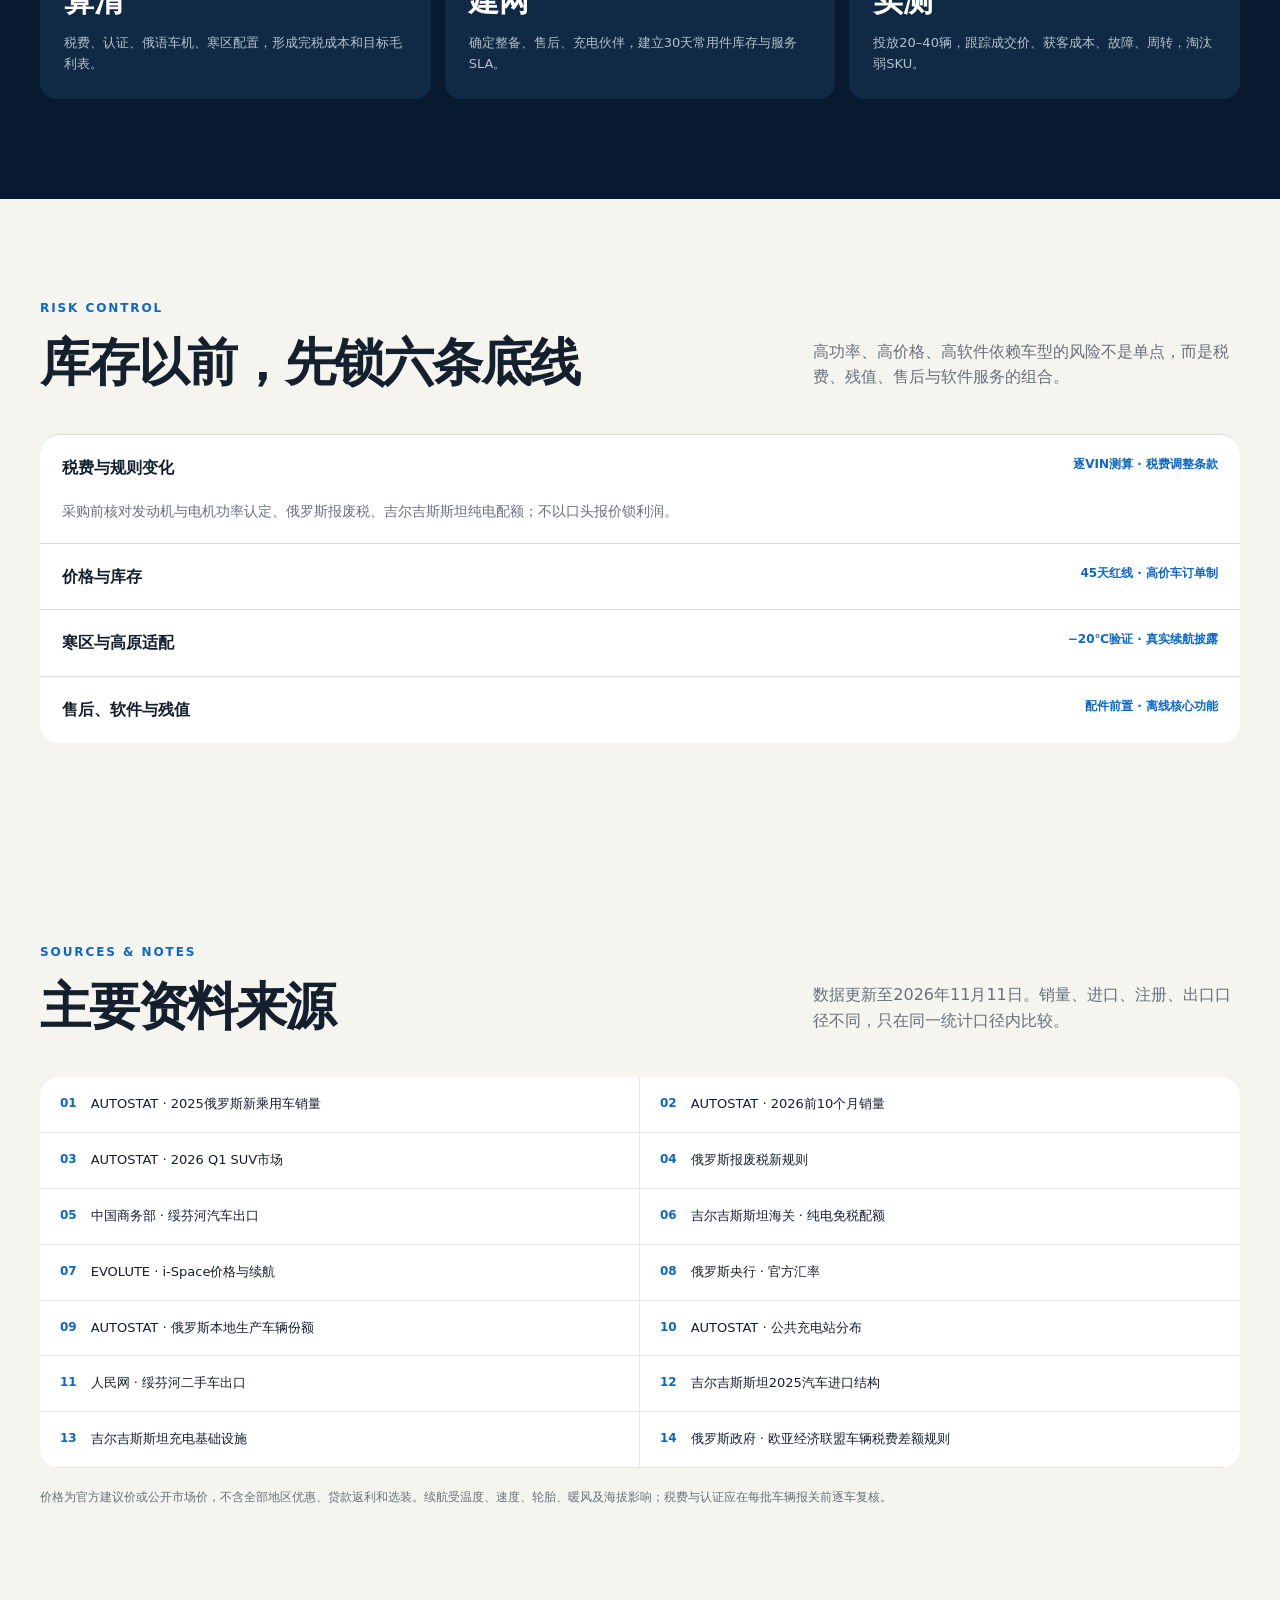
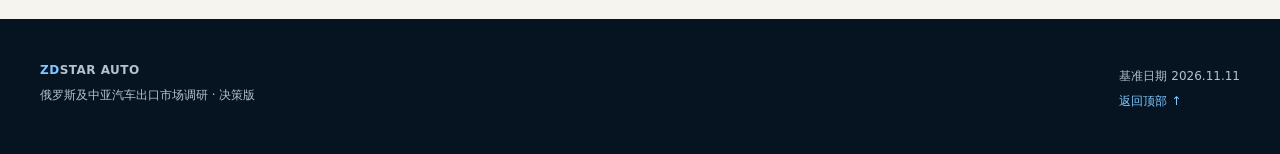
<file: legacy/index.html>
<!doctype html>
<html lang="zh-CN">
<head>
  <meta charset="utf-8">
  <meta name="viewport" content="width=device-width, initial-scale=1">
  <meta name="description" content="俄罗斯、绥芬河与比什凯克汽车出口市场研究：客户、车型、排量、价格带、SUV与增程续航策略。">
  <meta name="theme-color" content="#081a2f">
  <title>俄罗斯及中亚汽车出口市场调研｜ZDSTAR AUTO</title>
  <link rel="icon" href="../assets/favicon.svg" type="image/svg+xml">
  <link rel="stylesheet" href="assets/styles.css?v=2">
</head>
<body>
  <a class="skip" href="#main">跳到正文</a>
  <header class="topbar">
    <a class="brand" href="#top" aria-label="返回顶部"><span>ZD</span>STAR AUTO <small>市场研究</small></a>
    <nav aria-label="主导航">
      <a href="#market">市场</a><a href="#match">车型匹配</a><a href="#routes">双通道</a><a href="#trend">趋势</a><a href="#action">落地</a>
    </nav>
    <a class="download" href="#sources">数据来源</a>
  </header>
  <nav class="report-tabs" aria-label="报告版本切换"><a href="../index.html">六口岸通道报告</a><a class="active" href="index.html" aria-current="page">俄罗斯及中亚市场报告</a></nav>

  <main id="main">
    <section class="hero" id="top">
      <div class="hero-grid">
        <div class="hero-copy">
          <p class="eyebrow">2026 MARKET INTELLIGENCE · 俄罗斯 / 绥芬河 / 比什凯克</p>
          <h1>俄罗斯及中亚<br><em>汽车出口市场</em>研判</h1>
          <p class="lead">SUV仍是绝对主流，但竞争重心已从“把车运进去”转向税费、功率、本地化、售后与残值。首批产品应围绕<strong>160马力以内紧凑SUV</strong>与<strong>可验证冬季续航的增程SUV</strong>。</p>
          <div class="hero-actions"><a class="btn primary" href="#match">查看车型策略</a><a class="btn ghost" href="#sources">核对数据来源</a></div>
        </div>
        <aside class="decision-card" aria-label="核心决策">
          <div class="card-label">核心判断 / 01</div>
          <h2>先跑通两个试点</h2>
          <div class="decision-row"><span>绥芬河 → 俄罗斯远东</span><b>1.5T SUV + 二手SUV</b></div>
          <div class="decision-row"><span>比什凯克 → 本地市场</span><b>低价插混 / 增程SUV</b></div>
          <div class="decision-row warning"><span>高功率 2.0T / 增程</span><b>完成税费与售后验证后订单制</b></div>
        </aside>
      </div>
      <div class="kpis" aria-label="关键市场指标">
        <article><strong>132.6<small>万辆</small></strong><span>俄罗斯2025新乘用车</span><i>同比 −15.6%</i></article>
        <article><strong>74.8<small>%</small></strong><span>2026 Q1 SUV份额</span><i>同比 +8.4pct</i></article>
        <article><strong>160<small>马力</small></strong><span>个人进口优惠关键线</span><i>产品规划红线</i></article>
        <article><strong>7.4<small>万辆</small></strong><span>绥芬河2025出口汽车</span><i>同比 +112.3%</i></article>
      </div>
    </section>

    <section class="answer-map" aria-label="报告问题导航">
      <a href="#match"><span>问题 01</span><b>哪些车打哪些客户？</b><small>7类客户 · 车型 / 动力 / 价格 / 卖点</small></a>
      <a href="#routes"><span>问题 02</span><b>两地什么车最合适？</b><small>排量 · SUV · 增程 · 价格 · 续航</small></a>
      <a href="#trend"><span>问题 03</span><b>汽车出口怎么变化？</b><small>规模 · 结构 · 渠道 · 本地化</small></a>
    </section>

    <section class="section" id="market">
      <div class="section-head"><div><p class="eyebrow dark">MARKET SNAPSHOT</p><h2>三个市场角色，三套盈利逻辑</h2></div><p>俄罗斯是终端市场；绥芬河是出口、整备与服务通道；比什凯克兼具本地消费与中亚分销。不能用同一套库存和价格表管理。</p></div>
      <div class="market-switch" role="tablist" aria-label="市场切换">
        <button class="active" role="tab" aria-selected="true" data-market="russia">俄罗斯</button>
        <button role="tab" aria-selected="false" data-market="suifenhe">绥芬河</button>
        <button role="tab" aria-selected="false" data-market="bishkek">比什凯克</button>
      </div>
      <div class="market-panel" id="market-panel" aria-live="polite"></div>
    </section>

    <section class="section ink" id="match">
      <div class="section-head light"><div><p class="eyebrow">CUSTOMER × PRODUCT</p><h2>哪些车，打哪些客户</h2></div><p>走量靠紧凑SUV，毛利靠中型四驱，增程只在有服务能力的重点城市进入。车型选择顺序：客户场景 → 功率税费 → 终端价格 → 配件与质保。</p></div>
      <div class="match-grid">
        <article class="match-card featured"><span class="num">01</span><div class="tag">销量主力</div><h3>预算敏感城市家庭</h3><p>可靠、省油、保养方便，月供可控。</p><dl><div><dt>车型</dt><dd>4.35–4.55m 紧凑SUV，两驱</dd></div><div><dt>动力</dt><dd>1.5L / 1.5T，120–150马力</dd></div><div><dt>俄终端价</dt><dd>205–270万卢布</dd></div></dl></article>
        <article class="match-card"><span class="num">02</span><div class="tag">主流换购</div><h3>空间与冬季舒适家庭</h3><p>安全、空间、品牌与残值并重。</p><dl><div><dt>车型</dt><dd>4.55–4.75m C级SUV</dd></div><div><dt>动力</dt><dd>1.5T，150–160马力优先</dd></div><div><dt>俄终端价</dt><dd>270–360万卢布</dd></div></dl></article>
        <article class="match-card"><span class="num">03</span><div class="tag">区域毛利</div><h3>严寒、山区与长途用户</h3><p>四驱、高离地间隙、加热与长续航。</p><dl><div><dt>车型</dt><dd>中型SUV，离地间隙≥190mm</dd></div><div><dt>动力</dt><dd>2.0T四驱 / 低功率混动</dd></div><div><dt>俄终端价</dt><dd>360–520万卢布</dd></div></dl></article>
        <article class="match-card"><span class="num">04</span><div class="tag">重点城市</div><h3>高收入科技家庭</h3><p>6座、智能座舱、静音与城市纯电体验。</p><dl><div><dt>车型</dt><dd>中大型增程SUV，5–7座</dd></div><div><dt>电池</dt><dd>25–45kWh，双电机谨慎</dd></div><div><dt>俄终端价</dt><dd>550–900万卢布</dd></div></dl></article>
      </div>
      <div class="detail-block">
        <div class="subhead"><span>客户—车型全矩阵</span><p>建议把“客户需求”作为选车入口。以下价格均指目标市场终端成交带，而非中国采购价。</p></div>
        <div class="data-table-wrap">
          <table class="data-table customer-table">
            <thead><tr><th>目标客户</th><th>购买任务</th><th>优先车型</th><th>动力 / 排量</th><th>合适价格</th><th>核心卖点</th><th>避免</th></tr></thead>
            <tbody>
              <tr><td><b>俄罗斯预算型家庭</b><small>城市首购 / 换购</small></td><td>月供可控、可靠、省油</td><td>4.35–4.55m 紧凑SUV<br>两驱、后备厢≥420L</td><td>1.5L / 1.5T<br>120–150hp</td><td>205–270万₽</td><td>加热、远程启动、防腐、易保养</td><td>高功率、复杂配置、冷门轮胎尺寸</td></tr>
              <tr><td><b>俄罗斯主流换购家庭</b><small>夫妻 + 1–2孩</small></td><td>空间、安全、冬季舒适</td><td>4.55–4.75m C级SUV<br>两驱 / 适时四驱</td><td>1.5T<br>150–160hp优先</td><td>270–360万₽</td><td>后排加热、360影像、ADAS、残值</td><td>落地价高于本地化竞品10%–12%</td></tr>
              <tr><td><b>俄罗斯地区严寒用户</b><small>长途 / 烂路 / 雪地</small></td><td>通过性、四驱、续航</td><td>4.65–4.85m 中型SUV<br>离地间隙≥190mm</td><td>2.0T四驱<br>或低功率混动</td><td>360–520万₽</td><td>底盘护板、全车加热、备胎、拖车能力</td><td>未测算报废税的高功率进口车</td></tr>
              <tr><td><b>俄罗斯高收入科技家庭</b><small>莫斯科 / 圣彼得堡</small></td><td>6座、静音、智能、城市纯电</td><td>5–7座中大型增程SUV</td><td>1.5L增程器<br>25–45kWh</td><td>550–900万₽</td><td>冬季可用80–140km、快充、俄语OTA</td><td>无本地售后直接挑战成熟高端品牌</td></tr>
              <tr><td><b>网约 / 小企业</b><small>俄罗斯与比什凯克</small></td><td>低成本、高出勤、快维修</td><td>紧凑SUV / 跨界车</td><td>1.5L自吸 / 混动<br>插混可选</td><td>俄190–260万₽<br>吉100–160万сом</td><td>每公里成本、快补能、耐用悬架</td><td>只追求长续航、忽视充电时间和配件</td></tr>
              <tr><td><b>比什凯克主流家庭</b><small>城郊 / 跨城</small></td><td>空间、低油耗、无充电焦虑</td><td>紧凑 / 中型插混或增程SUV</td><td>1.5L PHEV / REEV<br>18–30kWh</td><td>160–245万сом</td><td>纯电100–200km、综合≥1000km</td><td>依赖对俄转口套利的定价</td></tr>
              <tr><td><b>吉尔吉斯山区家庭</b><small>多人 / 旅游 / 高海拔</small></td><td>爬坡、底盘、冬季冗余</td><td>5–7座SUV<br>四驱可选、≥180mm</td><td>插混 / 增程<br>25–40kWh</td><td>245–332万сом</td><td>电池加热、坡道缓降、底盘保护</td><td>冬季与爬坡续航冗余低于30%</td></tr>
            </tbody>
          </table>
        </div>
        <div class="choice-rules"><article><span>先看税费</span><b>俄罗斯进口优先 ≤160hp</b><p>排量不是唯一变量，发动机与电机功率认定必须逐车型确认。</p></article><article><span>再看场景</span><b>城市两驱，地区四驱</b><p>四驱和高离地间隙用于雪地、山区和长途，不作为低价走量标配。</p></article><article><span>最后看服务</span><b>增程必须绑定售后</b><p>热管理、充电、俄语软件和电池质保决定长期口碑与残值。</p></article></div>
      </div>
    </section>

    <section class="section range-section">
      <div class="section-head"><div><p class="eyebrow dark">REEV PRODUCT GATE</p><h2>增程SUV：卖的不是标称，是冬季可用</h2></div><p>对外报价采用三层续航口径，避免只讲CLTC。俄罗斯全国市场中，增程比纯电更适合寒冷、长距离与充电不均的场景。</p></div>
      <div class="range-layout">
        <div class="range-chart" aria-label="建议续航范围">
          <div class="range-row"><span>标称纯电</span><div class="track"><i style="--start:13%;--width:24%"></i><b style="left:13%">180</b><b style="left:37%">250 km</b></div></div>
          <div class="range-row winter"><span>冬季可用</span><div class="track"><i style="--start:6%;--width:20%"></i><b style="left:6%">80</b><b style="left:26%">140 km</b></div></div>
          <div class="range-row total"><span>满油满电综合</span><div class="track"><i style="--start:49%;--width:44%"></i><b style="left:49%">1,100</b><b style="left:93%">1,400 km</b></div></div>
          <div class="axis"><span>0</span><span>350</span><span>700</span><span>1,050</span><span>1,400 km</span></div>
        </div>
        <div class="spec-list"><h3>进入门槛</h3><ul><li>1.5L增程器，电驱功率认定先于采购</li><li>热泵或高效PTC、电池预热、直流快充</li><li>零下10℃、暖风开启的混合工况测试</li><li>俄语车机与OTA、明确电池质保</li></ul></div>
      </div>
    </section>

    <section class="section routes" id="routes">
      <div class="section-head"><div><p class="eyebrow dark">TWO ROUTES</p><h2>绥芬河与比什凯克怎么选</h2></div><p>一个解决“更快到俄罗斯远东”，一个解决“本地新能源与中亚分销”。对俄转口税差套利已显著收窄。</p></div>
      <div class="route-grid">
        <article class="route-card blue"><div class="route-title"><span>CN → RU</span><h3>绥芬河</h3><p>出口集散 · 二手车整备 · 配件前置</p></div><div class="route-body"><h4>优先产品池</h4><ol><li><b>紧凑汽油SUV</b><span>1.5T / ≤160马力 / 220–300万卢布</span></li><li><b>3年内二手SUV</b><span>低里程、车况可追溯 / 180–350万卢布</span></li><li><b>中型四驱SUV</b><span>2.0T / 高离地间隙 / 订单制</span></li><li><b>增程SUV</b><span>综合≥1100km / 售后与税费先锁定</span></li></ol><div class="route-note">100辆试点建议：45紧凑SUV + 25二手SUV + 15四驱 + 10增程 + 5试驾展示</div></div></article>
        <article class="route-card sand"><div class="route-title"><span>KG LOCAL</span><h3>比什凯克</h3><p>本地零售 · 低价新能源 · 中亚分销</p></div><div class="route-body"><h4>合适价格带</h4><ol><li><b>100–160万索姆</b><span>紧凑纯电 / 插混，城市首购与网约</span></li><li><b>160–245万索姆</b><span>主流插混 / 增程，家庭与城郊</span></li><li><b>245–332万索姆</b><span>5–7座、四驱可选，旅游与跨城</span></li><li><b>332–437万索姆</b><span>高端增程，企业主与高收入家庭</span></li></ol><div class="route-note">主力定义：1.5L插混/增程，电池18–30kWh，纯电100–200km，综合≥1000km</div></div></article>
      </div>
      <div class="detail-block route-detail">
        <div class="subhead"><span>两地产品参数与价格带对照</span><p>绥芬河按俄罗斯终端落地价倒推；比什凯克按本地成交能力独立盈利。</p></div>
        <div class="data-table-wrap">
          <table class="data-table compare-table">
            <thead><tr><th>市场 / 优先级</th><th>车型</th><th>排量与动力</th><th>目标价格</th><th>纯电 / 燃油续航</th><th>综合续航</th><th>经营方式</th></tr></thead>
            <tbody>
              <tr class="group-row"><td colspan="7">绥芬河 → 俄罗斯远东</td></tr>
              <tr><td><b>S1 · 走量</b></td><td>紧凑汽油SUV</td><td>1.5T，143–160hp<br>两驱为主</td><td>220–300万₽</td><td>燃油≥650km</td><td>—</td><td>现车批发 + 经销订单</td></tr>
              <tr><td><b>S2 · 高周转</b></td><td>3年内二手SUV</td><td>1.5T / 2.0T<br>左舵、低里程</td><td>180–350万₽</td><td>按车况分级</td><td>—</td><td>VIN、事故、电池健康俄语报告</td></tr>
              <tr><td><b>S3 · 毛利</b></td><td>中型四驱SUV</td><td>2.0T，190–250hp<br>完整税费测算</td><td>360–520万₽</td><td>燃油≥700km</td><td>—</td><td>订单制，避免高税库存</td></tr>
              <tr><td><b>S4 · 试点</b></td><td>5–7座增程SUV</td><td>1.5L增程器<br>25–40kWh</td><td>360–700万₽</td><td>标称180–250km<br>冬季80–140km</td><td>1100–1400km</td><td>先签售后与税费方案</td></tr>
              <tr class="group-row"><td colspan="7">比什凯克本地市场</td></tr>
              <tr><td><b>B1 · 入门</b></td><td>紧凑纯电 / 插混SUV</td><td>纯电或1.5L PHEV</td><td>100–160万сом<br>约1.14–1.83万美元</td><td>EV标称300–450km<br>PHEV 80–120km</td><td>PHEV≥900km</td><td>城市首购、网约、家充客户</td></tr>
              <tr><td><b>B2 · 主销</b></td><td>紧凑 / 中型增程SUV</td><td>1.5L，18–30kWh</td><td>160–245万сом<br>约1.83–2.80万美元</td><td>100–200km</td><td>≥1000km</td><td>家庭与城郊主力</td></tr>
              <tr><td><b>B3 · 家庭升级</b></td><td>5–7座插混 / 增程SUV</td><td>1.5L，25–40kWh<br>四驱可选</td><td>245–332万сом<br>约2.80–3.80万美元</td><td>120–200km</td><td>≥1100km</td><td>山区、旅游、跨城</td></tr>
              <tr><td><b>B4 · 高端</b></td><td>中大型增程SUV</td><td>1.5L增程<br>四驱可选</td><td>332–437万сом<br>约3.80–5.00万美元</td><td>≥180km</td><td>≥1200km</td><td>企业主、高收入家庭</td></tr>
            </tbody>
          </table>
        </div>
        <div class="market-bars" aria-label="两地推荐产品结构">
          <article><header><b>绥芬河100辆试点结构</b><span>控制高价与高功率库存</span></header><div class="stack"><i style="--w:45%;--c:#0d67c6">45% 紧凑</i><i style="--w:25%;--c:#4399e8">25% 二手</i><i style="--w:15%;--c:#7ec8ff">15% 四驱</i><i style="--w:10%;--c:#ff8a5b">10% 增程</i><i style="--w:5%;--c:#d4dce4">5%</i></div></article>
          <article><header><b>比什凯克建议产品结构</b><span>以插混 / 增程家庭SUV为中心</span></header><div class="stack"><i style="--w:20%;--c:#d0ab6b">20% 入门</i><i style="--w:45%;--c:#b78a3f">45% 主销</i><i style="--w:25%;--c:#7f5c24">25% 升级</i><i style="--w:10%;--c:#4d3514">10% 高端</i></div></article>
        </div>
      </div>
    </section>

    <section class="section trend-section" id="trend">
      <div class="section-head"><div><p class="eyebrow dark">STRUCTURAL SHIFT</p><h2>出口增长，终端降温，本地化加速</h2></div><p>这不是简单的市场收缩，而是价值链重排：原生中国品牌份额回落，但中国平台通过俄罗斯本地品牌与组装继续承接销量。</p></div>
      <div class="trend-grid">
        <article class="chart-card"><div class="chart-title"><h3>中国原生品牌份额</h3><span>俄罗斯新车市场</span></div><div class="bars" aria-label="2022至2026中国品牌份额"><div style="--h:33%"><b>19%</b><i></i><span>2022</span></div><div style="--h:100%"><b>58%</b><i></i><span>2024</span></div><div style="--h:89%"><b>51.7%</b><i></i><span>2025</span></div><div style="--h:71%"><b>41%</b><i></i><span>2026 H1</span></div></div></article>
        <article class="shift-card"><p class="card-label">变化方向 / 05</p><ul><li><b>SUV</b><span>持续约四分之三市场份额</span></li><li><b>动力</b><span>新能源从纯电转向插混与增程</span></li><li><b>渠道</b><span>二手车、检测、质保、海外仓成为利润源</span></li><li><b>规则</b><span>中亚税差转口收窄，合规成本前置</span></li><li><b>竞争</b><span>本地组装、金融、售后决定胜负</span></li></ul></article>
      </div>
      <div class="detail-block trend-detail">
        <div class="subhead"><span>出口与终端市场的“剪刀差”</span><p>下图为不同统计口径的同比变化，只用于比较方向，不可直接相加。</p></div>
        <div class="diverging-chart" aria-label="汽车市场同比变化对比">
          <article class="negative"><b>俄罗斯新车销量 · 2025</b><div><i style="--v:15.6%"></i><span>−15.6%</span></div></article>
          <article class="negative"><b>中国品牌车俄销量 · 2025</b><div><i style="--v:25%"></i><span>约 −25%</span></div></article>
          <article class="positive"><b>绥芬河汽车出口 · 2025</b><div><i style="--v:34%"></i><span>+112.3%</span></div></article>
          <article class="positive"><b>绥芬河二手车出口 · 2025</b><div><i style="--v:100%"></i><span>约 +330%</span></div></article>
        </div>
        <div class="trend-cards">
          <article><span>01 · 总量波动</span><h3>对俄出口由高位回落，再出现月度修复</h3><p>2024年中国对俄汽车出口115.8万辆、同比+27.4%；2025年1–11月约51.3万辆、同比−46%；2026年9月单月约11.30万辆，同比增加约4.38万辆。年份与月份口径不同，说明市场波动大，不能线性外推。</p></article>
          <article><span>02 · 本地化</span><h3>中国平台没有消失，而是换了品牌与产地</h3><p>2026年上半年俄罗斯本地生产车辆占新车销量63%。中国原生品牌份额从2024年的58%降至2026年上半年的41%，本地组装与俄罗斯品牌包装承接了部分需求。</p></article>
          <article><span>03 · 产品结构</span><h3>SUV绝对主导，插混与增程更适配寒区</h3><p>2026年第一季度SUV份额74.8%，9月仍为73.1%。新能源由纯电单一路线转向PHEV与REEV，原因是长距离、寒冷和充电分布不均。</p></article>
          <article><span>04 · 利润迁移</span><h3>从整车价差转向检测、配件、质保与金融</h3><p>绥芬河二手车高速增长，说明VIN追溯、车况检测、电池健康、俄语报告和海外配件仓将成为新增利润池，而非只靠过车与批发差价。</p></article>
          <article><span>05 · 转口收窄</span><h3>比什凯克必须靠本地零售独立盈利</h3><p>俄罗斯将欧亚经济联盟其他成员国少缴税费差额计入报废税后，经吉尔吉斯斯坦向俄罗斯转运新乘用车明显下降。合规、完税透明和买方预付税费成为订单前提。</p></article>
          <article><span>06 · 未来12–24月</span><h3>最稳妥仍是160马力以内紧凑SUV</h3><p>高功率四驱与增程会增长，但更集中在本地化产品、大城市和高收入客户。纯进口商的核心能力将是税费控制、金融、售后和残值，而非增加高配版本。</p></article>
        </div>
      </div>
    </section>

    <section class="section ink" id="action">
      <div class="section-head light"><div><p class="eyebrow">90-DAY PLAYBOOK</p><h2>从四个SKU开始，而不是从一船车开始</h2></div><p>先完成逐车型税费、认证、冬季能力与配件验证，再用20–40辆真实成交决定第二批放量。</p></div>
      <div class="sku-table" role="table" aria-label="首批SKU">
        <div class="sku-row head" role="row"><span>SKU</span><span>俄罗斯版本</span><span>比什凯克版本</span><span>占比</span></div>
        <div class="sku-row" role="row"><b>A · 紧凑SUV</b><span>1.5T / 143–150hp / 205–270万₽</span><span>1.5L插混或纯电 / 100–160万сом</span><strong>35%</strong></div>
        <div class="sku-row" role="row"><b>B · 主流C SUV</b><span>1.5T / ≤160hp / 270–360万₽</span><span>插混或增程 / 160–245万сом</span><strong>35%</strong></div>
        <div class="sku-row" role="row"><b>C · 四驱SUV</b><span>2.0T / 360–520万₽ / 订单制</span><span>四驱插混 / 245–332万сом</span><strong>15%</strong></div>
        <div class="sku-row" role="row"><b>D · 5–7座增程</b><span>EV≥180km / 综合≥1100km</span><span>EV≥150km / 综合≥1000km</span><strong>15%</strong></div>
      </div>
      <div class="timeline"><article><span>01—30天</span><h3>算清</h3><p>税费、认证、俄语车机、寒区配置，形成完税成本和目标毛利表。</p></article><article><span>31—60天</span><h3>建网</h3><p>确定整备、售后、充电伙伴，建立30天常用件库存与服务SLA。</p></article><article><span>61—90天</span><h3>实测</h3><p>投放20–40辆，跟踪成交价、获客成本、故障、周转，淘汰弱SKU。</p></article></div>
    </section>

    <section class="section risk-section">
      <div class="section-head"><div><p class="eyebrow dark">RISK CONTROL</p><h2>库存以前，先锁六条底线</h2></div><p>高功率、高价格、高软件依赖车型的风险不是单点，而是税费、残值、售后与软件服务的组合。</p></div>
      <div class="accordion">
        <details open><summary>税费与规则变化 <span>逐VIN测算 · 税费调整条款</span></summary><p>采购前核对发动机与电机功率认定、俄罗斯报废税、吉尔吉斯斯坦纯电配额；不以口头报价锁利润。</p></details>
        <details><summary>价格与库存 <span>45天红线 · 高价车订单制</span></summary><p>本地化车型降价或同平台换标上市时，启动跨区域调拨或批发退出，库存超过60天必须处置。</p></details>
        <details><summary>寒区与高原适配 <span>−20℃验证 · 真实续航披露</span></summary><p>验证电池预热、冷却、制动、爬坡与暖风工况；纯电车型为冬季和爬坡保留至少30%冗余。</p></details>
        <details><summary>售后、软件与残值 <span>配件前置 · 离线核心功能</span></summary><p>覆盖易损件、事故件与热管理部件，设置质保准备金；避免地图、远程服务或OTA中断影响核心用车。</p></details>
      </div>
    </section>

    <section class="section sources" id="sources">
      <div class="section-head"><div><p class="eyebrow dark">SOURCES & NOTES</p><h2>主要资料来源</h2></div><p>数据更新至2026年11月11日。销量、进口、注册、出口口径不同，只在同一统计口径内比较。</p></div>
      <div class="source-list">
        <a href="https://www.autostat.ru/press-releases/61576/" target="_blank" rel="noopener"><b>01</b><span>AUTOSTAT · 2025俄罗斯新乘用车销量</span></a>
        <a href="https://www.autostat.ru/press-releases/63433/" target="_blank" rel="noopener"><b>02</b><span>AUTOSTAT · 2026前10个月销量</span></a>
        <a href="https://www.autostat.ru/news/62200/" target="_blank" rel="noopener"><b>03</b><span>AUTOSTAT · 2026 Q1 SUV市场</span></a>
        <a href="https://www.consultant.ru/document/cons_doc_LAW_488069/ed0f99ab9a20663c13ae74e51ed095299e123203/" target="_blank" rel="noopener"><b>04</b><span>俄罗斯报废税新规则</span></a>
        <a href="https://dltb.mofcom.gov.cn/dbsw/art/2026/art_2b1e90e6743b4d8398b88f6a0cb908db.html" target="_blank" rel="noopener"><b>05</b><span>中国商务部 · 绥芬河汽车出口</span></a>
        <a href="https://customs.gov.kg/site/ru/master/customskg/news/mbk-ehskertet-2026-zhylga-ehlektromobilderdi-alymsyz-tashyp-kir-kvotasy-ajaktap-zhatat" target="_blank" rel="noopener"><b>06</b><span>吉尔吉斯斯坦海关 · 纯电免税配额</span></a>
        <a href="https://www.evolute.ru/models" target="_blank" rel="noopener"><b>07</b><span>EVOLUTE · i-Space价格与续航</span></a>
        <a href="https://www.cbr.ru/currency_base/daily/" target="_blank" rel="noopener"><b>08</b><span>俄罗斯央行 · 官方汇率</span></a>
        <a href="https://www.autostat.ru/infographics/62878/" target="_blank" rel="noopener"><b>09</b><span>AUTOSTAT · 俄罗斯本地生产车辆份额</span></a>
        <a href="https://www.autostat.ru/infographics/63295/" target="_blank" rel="noopener"><b>10</b><span>AUTOSTAT · 公共充电站分布</span></a>
        <a href="https://hlj.people.com.cn/n2/2026/0821/c220005-41674208.html" target="_blank" rel="noopener"><b>11</b><span>人民网 · 绥芬河二手车出口</span></a>
        <a href="https://kaktus.media/doc/539182_kyrgyzstan_yvelichil_import_avto_v_2025_gody._otkyda_zavozili_bolshe_vsego.html" target="_blank" rel="noopener"><b>12</b><span>吉尔吉斯斯坦2025汽车进口结构</span></a>
        <a href="https://cfc.gov.kg/ru/news/kyrgyzstan-usilivaet-mery-po-razvitiju-ehlektromobilnosti-i-zarjadnoj-infrastruktury" target="_blank" rel="noopener"><b>13</b><span>吉尔吉斯斯坦充电基础设施</span></a>
        <a href="https://www.consultant.ru/document/cons_doc_LAW_469844/" target="_blank" rel="noopener"><b>14</b><span>俄罗斯政府 · 欧亚经济联盟车辆税费差额规则</span></a>
      </div>
      <p class="note">价格为官方建议价或公开市场价，不含全部地区优惠、贷款返利和选装。续航受温度、速度、轮胎、暖风及海拔影响；税费与认证应在每批车辆报关前逐车复核。</p>
    </section>
  </main>
  <footer><div><span class="brand"><span>ZD</span>STAR AUTO</span><p>俄罗斯及中亚汽车出口市场调研 · 决策版</p></div><div><p>基准日期 2026.11.11</p><a href="#top">返回顶部 ↑</a></div></footer>
  <script src="assets/app.js?v=2"></script>
</body>
</html>
</file>
<file: assets/styles.css>
:root{--navy:#07192b;--navy2:#102b46;--blue:#1476d4;--sky:#77c5ff;--green:#20a978;--amber:#d99a2b;--coral:#ef7154;--paper:#f4f3ee;--ink:#14202d;--muted:#687481;--line:#dce1e5;--white:#fff;--max:1240px;--radius:20px}*{box-sizing:border-box}html{scroll-behavior:smooth}body{margin:0;background:var(--paper);color:var(--ink);font-family:Inter,"PingFang SC","Microsoft YaHei",system-ui,sans-serif;line-height:1.6}.skip{position:fixed;left:-999px;top:8px;z-index:100;background:white;padding:8px}.skip:focus{left:8px}a{color:inherit}.topbar{height:72px;display:flex;align-items:center;gap:28px;padding:0 max(24px,calc((100vw - var(--max))/2));background:rgba(7,25,43,.96);color:#fff;position:sticky;top:0;z-index:30;border-bottom:1px solid rgba(255,255,255,.12);backdrop-filter:blur(12px)}.brand{font-weight:850;letter-spacing:.04em;text-decoration:none;white-space:nowrap}.brand>span{color:var(--sky)}.brand small{font-weight:500;color:#9fb2c3;margin-left:8px}.topbar nav{display:flex;gap:22px;margin-left:auto}.topbar nav a{font-size:14px;color:#bcc9d5;text-decoration:none}.topbar nav a:hover{color:#fff}.source-btn{font-size:12px;text-decoration:none;border:1px solid #456078;border-radius:999px;padding:8px 13px}.hero{background:var(--navy);color:#fff;padding:88px 24px 0;overflow:hidden;position:relative}.hero:before{content:"";position:absolute;right:-240px;top:-350px;width:820px;height:820px;border-radius:50%;border:1px solid rgba(119,197,255,.16);box-shadow:0 0 0 100px rgba(119,197,255,.03),0 0 0 220px rgba(119,197,255,.02)}.hero-grid{max-width:var(--max);margin:auto;display:grid;grid-template-columns:1.35fr .78fr;gap:72px;align-items:end;position:relative}.eyebrow{margin:0 0 17px;color:var(--sky);font-size:11px;font-weight:850;letter-spacing:.16em;text-transform:uppercase}.eyebrow.dark{color:var(--blue)}h1{font-size:clamp(48px,6vw,82px);letter-spacing:-.055em;line-height:.98;margin:0 0 28px}h1 em{font-style:normal;color:var(--sky)}.lead{font-size:18px;color:#c7d4df;max-width:760px}.lead b{color:#fff}.chips{display:flex;flex-wrap:wrap;gap:7px;margin:25px 0}.chips span{font-size:11px;border:1px solid #3d5871;color:#bed0de;padding:5px 10px;border-radius:999px}.actions{display:flex;gap:12px;margin:28px 0 68px}.btn{text-decoration:none;font-weight:750;border-radius:999px;padding:12px 20px}.btn.primary{background:var(--blue)}.btn.ghost{border:1px solid #435e75;color:#dce7ee}.hero-card{background:var(--navy2);border-radius:var(--radius) var(--radius) 0 0;padding:28px}.card-label{font-size:10px;color:var(--sky);font-weight:850;letter-spacing:.14em}.hero-card h2{font-size:27px;line-height:1.2;margin:12px 0 22px}.hero-card>div{display:grid;gap:3px;border-top:1px solid #2d4862;padding:14px 0}.hero-card span{font-size:11px;color:#94a9ba}.hero-card b{font-size:14px}.kpis{max-width:var(--max);margin:auto;display:grid;grid-template-columns:repeat(4,1fr);border-top:1px solid #28435d;position:relative}.kpis article{padding:28px 24px 34px;border-right:1px solid #28435d}.kpis article:first-child{padding-left:0}.kpis article:last-child{border:0}.kpis strong{display:block;font-size:35px;line-height:1}.kpis small{font-size:13px;margin-left:4px}.kpis span,.kpis i{display:block;font-size:11px}.kpis span{color:#c6d2dc;margin-top:11px}.kpis i{font-style:normal;color:var(--sky);margin-top:3px}.section{padding:96px 24px;max-width:calc(var(--max) + 48px);margin:auto}.section-head{display:grid;grid-template-columns:1.25fr .8fr;gap:70px;align-items:end;margin-bottom:42px}.section-head h2{font-size:clamp(34px,4vw,52px);line-height:1.06;letter-spacing:-.04em;margin:0}.section-head>p{margin:0;color:var(--muted)}.section-head.light>p{color:#aebdca}.corridor-map{display:grid;grid-template-columns:1.15fr repeat(4,1fr);gap:12px}.origin,.corridor{background:#fff;border-radius:16px;padding:22px;min-height:180px}.origin{background:var(--navy);color:#fff;display:flex;flex-direction:column;justify-content:center}.origin span{font-size:11px;color:var(--sky)}.origin b{font-size:25px;line-height:1.2;margin-top:8px}.corridor{border:1px solid var(--line)}.corridor .line{display:block;width:46px;height:5px;border-radius:10px;margin-bottom:25px}.line.blue{background:var(--blue)}.line.amber{background:var(--amber)}.line.green{background:var(--green)}.line.coral{background:var(--coral)}.corridor b{font-size:17px}.corridor p{font-size:12px;color:var(--muted);margin:9px 0 0}.quick-decisions{display:grid;grid-template-columns:repeat(4,1fr);gap:12px;margin-top:14px}.quick-decisions article{background:#fff;border:1px solid var(--line);border-radius:16px;padding:20px}.quick-decisions span{font-size:10px;color:var(--blue);font-weight:850}.quick-decisions h3{font-size:22px;margin:5px 0}.quick-decisions p{font-size:12px;color:var(--muted);margin:0}.dark-section{max-width:none;background:var(--navy);color:#fff}.dark-section>.section-head,.dark-section>.port-tabs,.dark-section>.port-panel,.dark-section>.portfolio,.dark-section>.timeline,.dark-section>.compliance{max-width:var(--max);margin-left:auto;margin-right:auto}.port-tabs{display:flex;gap:8px;flex-wrap:wrap;margin-bottom:18px}.port-tabs button{border:1px solid #3a566f;background:transparent;color:#b9c8d4;border-radius:999px;padding:9px 17px;font:inherit;font-size:13px;font-weight:700;cursor:pointer}.port-tabs button.active{background:var(--blue);border-color:var(--blue);color:#fff}.port-panel{display:grid;grid-template-columns:.78fr 1.4fr;background:var(--navy2);border:1px solid #2c4861;border-radius:var(--radius);overflow:hidden;min-height:430px}.port-summary{padding:34px;border-right:1px solid #2c4861}.port-summary .port-index{font-size:10px;color:var(--sky);letter-spacing:.12em}.port-summary h3{font-size:38px;margin:10px 0 4px}.port-summary>p{color:#aebdca;font-size:14px}.port-stat{margin:28px 0;padding:18px 0;border-top:1px solid #2c4861;border-bottom:1px solid #2c4861}.port-stat strong{display:block;font-size:35px;color:#fff}.port-stat span{font-size:11px;color:#8fa7b9}.port-badges{display:flex;flex-wrap:wrap;gap:6px}.port-badges span{font-size:10px;background:#173a5a;border-radius:999px;padding:5px 9px;color:#bad5e8}.port-detail{padding:34px;display:grid;grid-template-columns:repeat(2,1fr);gap:12px}.port-detail article{background:#0c2238;border:1px solid #29445d;border-radius:14px;padding:18px}.port-detail article.wide{grid-column:1/-1}.port-detail span{font-size:9px;color:var(--sky);font-weight:850;letter-spacing:.1em}.port-detail b{display:block;margin:6px 0;font-size:15px}.port-detail p{font-size:12px;color:#aebdca;margin:0}.table-wrap{overflow-x:auto;border:1px solid var(--line);border-radius:16px}.data-table{width:100%;min-width:1100px;border-collapse:collapse;background:#fff;font-size:12px}.data-table th{text-align:left;background:var(--navy);color:#b8d7ef;padding:14px;font-size:10px;letter-spacing:.06em;white-space:nowrap}.data-table td{padding:15px 14px;border-top:1px solid #e4e7e9;vertical-align:top}.data-table tbody tr:hover{background:#f5f9fc}.data-table td b{color:#0d4f92}.data-table td small{display:block;color:var(--muted);margin-top:3px}.pill{display:inline-block;color:#fff!important;border-radius:999px;padding:3px 7px;font-size:10px;margin:1px}.pill.blue{background:var(--blue)}.pill.green{background:var(--green)}.pill.amber{background:var(--amber)}.pill.coral{background:var(--coral)}.range-box{margin-top:18px;background:#fff;border-radius:16px;padding:24px;display:grid;grid-template-columns:1.1fr repeat(4,1fr);gap:14px}.range-box h3{font-size:25px;margin:0}.range-item{border-left:1px solid var(--line);padding-left:16px}.range-item span,.range-item b,.range-item i{display:block}.range-item span{font-size:10px;color:var(--blue);font-weight:800}.range-item b{font-size:14px;margin:6px 0}.range-item i{font-size:11px;color:var(--muted);font-style:normal}.compare-section{max-width:none;background:#eaf1f6}.compare-section>.section-head,.compare-section>.score-card,.compare-section>.comparison-grid,.compare-section>.facts-table{max-width:var(--max);margin-left:auto;margin-right:auto}.score-card{background:#fff;border-radius:18px;overflow:hidden}.score-head,.score-row{display:grid;grid-template-columns:1.25fr repeat(6,1fr);align-items:center}.score-head{background:var(--navy);color:#a9c8df}.score-head span{padding:13px;font-size:10px}.score-row{border-top:1px solid #e4e7e9}.score-row b{padding:15px}.score-row>span{height:12px;background:#e7edf2;border-radius:999px;margin:0 13px;position:relative}.score-row>span:after{content:"";display:block;height:100%;border-radius:inherit;width:calc(var(--score) * 20%);background:linear-gradient(90deg,#1476d4,#77c5ff)}.score-row>span:before{content:attr(data-score);position:absolute;right:-2px;top:-18px;font-size:8px;color:#667;opacity:.7}.comparison-grid{display:grid;grid-template-columns:repeat(3,1fr);gap:14px;margin-top:18px!important}.comparison-grid article{background:#fff;border-radius:15px;padding:21px}.comparison-grid span{font-size:10px;color:var(--blue);font-weight:850}.comparison-grid h3{font-size:18px;margin:7px 0}.comparison-grid p{font-size:12px;color:var(--muted);margin:0}.facts-table{margin-top:18px!important}.compact{min-width:980px}.trend-chart{display:grid;grid-template-columns:repeat(3,1fr);gap:14px}.trend-chart article{background:#fff;border-radius:17px;padding:22px}.trend-chart article>b{font-size:17px}.trend-chart article>div{height:30px;background:#edf1f4;border-radius:5px;margin-top:16px;position:relative}.trend-chart i{display:block;width:var(--w);height:100%;background:linear-gradient(90deg,#0b5baa,#45a5ef);border-radius:5px}.trend-chart strong{position:absolute;top:4px;left:10px;color:#fff;font-size:12px}.trend-chart article>span{font-size:9px;color:var(--muted)}.trend-chart p{font-size:11px;color:var(--muted);margin:16px 0 0}.trend-cards{display:grid;grid-template-columns:repeat(3,1fr);gap:14px;margin-top:18px}.trend-cards article{background:#fff;border:1px solid var(--line);border-radius:16px;padding:21px}.trend-cards span{font-size:10px;color:var(--blue);font-weight:850}.trend-cards h3{font-size:18px;line-height:1.25;margin:8px 0}.trend-cards p{font-size:12px;color:var(--muted);margin:0}.portfolio{display:grid;grid-template-columns:repeat(4,1fr);gap:13px}.portfolio article{background:var(--navy2);border:1px solid #29455f;border-radius:17px;padding:22px}.portfolio article>span{font-size:34px;color:var(--sky);font-weight:850}.portfolio h3{font-size:21px;margin:5px 0}.portfolio p{color:#95aabc;font-size:12px}.portfolio ul{padding-left:17px;font-size:12px;color:#c7d3dd}.timeline{display:grid;grid-template-columns:repeat(3,1fr);gap:13px;margin-top:18px!important}.timeline article{background:#0c2238;border-radius:15px;padding:22px}.timeline span{font-size:10px;color:var(--sky);font-weight:850}.timeline h3{font-size:28px;margin:7px 0}.timeline p{font-size:12px;color:#aebdca;margin:0}.compliance{display:grid;grid-template-columns:.8fr repeat(3,1fr);gap:14px;margin-top:18px!important;background:#eaf4ff;color:var(--ink);border-radius:16px;padding:22px}.compliance h3{font-size:22px;margin:0}.compliance div{border-left:1px solid #cbdce9;padding-left:16px}.compliance b{color:#0d5da8}.compliance p{font-size:11px;color:var(--muted);margin:5px 0 0}.source-list{display:grid;grid-template-columns:1fr 1fr;background:#fff;border-radius:17px;overflow:hidden}.source-list a{display:flex;gap:13px;padding:16px 20px;text-decoration:none;border-bottom:1px solid #e5e8ea}.source-list a:nth-child(odd){border-right:1px solid #e5e8ea}.source-list a:hover{background:#eef7ff}.source-list b{color:var(--blue);font-size:11px}.source-list span{font-size:12px}.note{font-size:11px;color:var(--muted);margin-top:18px}footer{background:#05121f;color:#afbecb;padding:40px max(24px,calc((100vw - var(--max))/2));display:flex;justify-content:space-between;align-items:end;font-size:11px}footer p{margin:6px 0}footer a{color:var(--sky);text-decoration:none}
@media(max-width:950px){.topbar nav{display:none}.hero-grid,.section-head,.port-panel{grid-template-columns:1fr;gap:30px}.hero-card{border-radius:var(--radius)}.kpis{grid-template-columns:repeat(2,1fr)}.kpis article:first-child{padding-left:24px}.corridor-map{grid-template-columns:repeat(2,1fr)}.origin{grid-column:1/-1}.quick-decisions,.portfolio{grid-template-columns:repeat(2,1fr)}.port-summary{border-right:0;border-bottom:1px solid #2c4861}.range-box{grid-template-columns:1fr 1fr}.range-box>div:first-child{grid-column:1/-1}.score-card{overflow-x:auto}.score-head,.score-row{min-width:850px}.comparison-grid,.trend-chart,.trend-cards{grid-template-columns:1fr}.timeline{grid-template-columns:1fr}.compliance{grid-template-columns:1fr}.compliance div{border-left:0;border-top:1px solid #cbdce9;padding:12px 0 0}}
@media(max-width:580px){.topbar{padding:0 18px}.brand small{display:none}.source-btn{margin-left:auto}.hero{padding:58px 20px 0}h1{font-size:43px}.lead{font-size:16px}.actions{margin-bottom:40px}.kpis article{padding:22px 12px}.kpis strong{font-size:28px}.section{padding:70px 20px}.section-head h2{font-size:35px}.corridor-map,.quick-decisions,.portfolio{grid-template-columns:1fr}.port-tabs{flex-wrap:nowrap;overflow-x:auto;padding-bottom:6px}.port-tabs button{white-space:nowrap}.port-detail{grid-template-columns:1fr;padding:22px}.port-detail article.wide{grid-column:auto}.port-summary{padding:24px}.range-box{grid-template-columns:1fr}.range-box>div:first-child{grid-column:auto}.range-item{border-left:0;border-top:1px solid var(--line);padding:12px 0 0}.source-list{grid-template-columns:1fr}.source-list a:nth-child(odd){border-right:0}footer{display:grid;gap:16px}}
@media(prefers-reduced-motion:reduce){html{scroll-behavior:auto}}
.report-tabs{position:sticky;top:72px;z-index:29;display:flex;justify-content:center;gap:6px;padding:10px 20px;background:rgba(244,243,238,.96);border-bottom:1px solid #d8dde1;backdrop-filter:blur(10px)}.report-tabs a{text-decoration:none;font-size:13px;font-weight:750;color:#5f6d7a;border:1px solid #c9d1d8;border-radius:999px;padding:8px 16px;background:#fff}.report-tabs a.active{background:var(--navy);color:#fff;border-color:var(--navy)}
@media(max-width:580px){.report-tabs{top:72px;justify-content:stretch}.report-tabs a{flex:1;text-align:center;font-size:11px;padding:8px 7px}}
</file>
<file: legacy/assets/styles.css>
:root{--navy:#081a2f;--navy2:#102a46;--blue:#0d67c6;--ice:#eaf4ff;--sky:#7ec8ff;--orange:#ff6b35;--sand:#f4e9d5;--paper:#f5f4ef;--white:#fff;--ink:#14202d;--muted:#66717d;--line:#d8dce0;--radius:20px;--max:1200px}*{box-sizing:border-box}html{scroll-behavior:smooth}body{margin:0;background:var(--paper);color:var(--ink);font-family:Inter,"PingFang SC","Microsoft YaHei",system-ui,sans-serif;line-height:1.6}.skip{position:fixed;left:-999px;top:8px;z-index:100;background:#fff;padding:8px}.skip:focus{left:8px}a{color:inherit}.topbar{height:72px;display:flex;align-items:center;gap:32px;padding:0 max(24px,calc((100vw - var(--max))/2));background:rgba(8,26,47,.96);color:#fff;position:sticky;top:0;z-index:20;border-bottom:1px solid rgba(255,255,255,.13);backdrop-filter:blur(12px)}.brand{font-weight:850;letter-spacing:.04em;text-decoration:none;white-space:nowrap}.brand>span{color:var(--sky)}.brand small{font-weight:500;color:#9fb1c3;margin-left:8px}.topbar nav{display:flex;gap:24px;margin-left:auto}.topbar nav a{font-size:14px;color:#bdcad7;text-decoration:none}.topbar nav a:hover{color:#fff}.download{font-size:13px;text-decoration:none;border:1px solid #486076;border-radius:999px;padding:8px 14px}.hero{background:var(--navy);color:#fff;padding:92px 24px 0;overflow:hidden;position:relative}.hero:before{content:"";position:absolute;width:680px;height:680px;border:1px solid rgba(126,200,255,.14);border-radius:50%;right:-180px;top:-250px;box-shadow:0 0 0 90px rgba(126,200,255,.03),0 0 0 190px rgba(126,200,255,.025)}.hero-grid{max-width:var(--max);margin:auto;display:grid;grid-template-columns:1.35fr .8fr;gap:80px;align-items:end;position:relative}.eyebrow{font-size:12px;font-weight:800;letter-spacing:.16em;color:var(--sky);margin:0 0 18px;text-transform:uppercase}.eyebrow.dark{color:var(--blue)}h1{font-size:clamp(48px,6.3vw,84px);letter-spacing:-.055em;line-height:.98;margin:0 0 30px;max-width:860px}h1 em{font-style:normal;color:var(--sky)}.lead{font-size:18px;color:#c5d3df;max-width:760px;margin:0 0 32px}.lead strong{color:#fff}.hero-actions{display:flex;gap:12px;margin-bottom:70px}.btn{display:inline-flex;align-items:center;justify-content:center;text-decoration:none;font-weight:700;border-radius:999px;padding:13px 20px}.btn.primary{background:var(--blue);color:#fff}.btn.ghost{border:1px solid #415b73;color:#dbe6ee}.decision-card{background:#102a46;padding:28px;border-radius:var(--radius) var(--radius) 0 0;box-shadow:0 -20px 80px rgba(0,0,0,.18)}.card-label{font-size:11px;letter-spacing:.15em;text-transform:uppercase;color:var(--sky);font-weight:800}.decision-card h2{font-size:28px;margin:12px 0 24px}.decision-row{border-top:1px solid #29445f;padding:17px 0;display:grid;gap:5px}.decision-row span{color:#9eb0c1;font-size:13px}.decision-row b{font-size:15px}.decision-row.warning b{color:#ffba83}.kpis{max-width:var(--max);margin:auto;display:grid;grid-template-columns:repeat(4,1fr);position:relative;border-top:1px solid #28415b}.kpis article{padding:30px 24px 34px;border-right:1px solid #28415b}.kpis article:first-child{padding-left:0}.kpis article:last-child{border-right:0}.kpis strong{display:block;font-size:36px;line-height:1}.kpis strong small{font-size:14px;margin-left:4px}.kpis span,.kpis i{display:block;font-size:12px}.kpis span{color:#c6d2dc;margin-top:12px}.kpis i{color:#73bfff;font-style:normal;margin-top:3px}.section{padding:100px 24px;max-width:calc(var(--max) + 48px);margin:auto}.section-head{display:grid;grid-template-columns:1.3fr .8fr;gap:80px;align-items:end;margin-bottom:44px}.section-head h2{font-size:clamp(34px,4vw,54px);line-height:1.05;letter-spacing:-.04em;margin:0}.section-head>p{color:var(--muted);margin:0}.section-head.light>p{color:#aebbc7}.market-switch{display:flex;gap:8px;margin-bottom:18px}.market-switch button{border:1px solid #c9d0d7;background:transparent;border-radius:999px;padding:10px 20px;font:inherit;font-weight:700;cursor:pointer}.market-switch button.active{background:var(--navy);color:#fff;border-color:var(--navy)}.market-panel{background:#fff;border-radius:var(--radius);padding:36px;display:grid;grid-template-columns:.8fr 1.35fr;gap:56px;min-height:320px;box-shadow:0 12px 50px rgba(28,48,67,.06)}.market-intro h3{font-size:32px;margin:0 0 12px}.market-intro p{color:var(--muted)}.market-intro .big{font-size:50px;font-weight:850;color:var(--blue);line-height:1}.market-intro .big small{font-size:14px;color:var(--muted)}.market-facts{display:grid;grid-template-columns:repeat(2,1fr);gap:14px}.fact{border:1px solid #e2e5e8;border-radius:14px;padding:18px}.fact span{font-size:11px;color:var(--blue);font-weight:800;letter-spacing:.1em}.fact b{display:block;margin-top:8px}.fact p{font-size:13px;color:var(--muted);margin:4px 0 0}.ink{max-width:none;background:var(--navy);color:#fff}.ink>.section-head,.ink>.match-grid,.ink>.sku-table,.ink>.timeline{max-width:var(--max);margin-left:auto;margin-right:auto}.match-grid{display:grid;grid-template-columns:repeat(4,1fr);gap:14px}.match-card{background:#102a46;border:1px solid #29435d;border-radius:var(--radius);padding:24px;min-height:410px;position:relative}.match-card.featured{background:var(--blue);border-color:var(--blue)}.match-card .num{position:absolute;right:20px;top:15px;font-size:34px;color:rgba(255,255,255,.13);font-weight:900}.tag{display:inline-block;font-size:11px;border:1px solid #537087;border-radius:999px;padding:4px 9px;color:#bcd0e0}.featured .tag{border-color:rgba(255,255,255,.4);color:#fff}.match-card h3{font-size:23px;line-height:1.2;margin:30px 0 8px}.match-card>p{color:#aebfce;font-size:14px;min-height:66px}.featured>p{color:#dceeff}.match-card dl{margin:24px 0 0;border-top:1px solid rgba(255,255,255,.15)}.match-card dl div{padding:10px 0;border-bottom:1px solid rgba(255,255,255,.1)}dt{font-size:10px;color:#8fb4d0;text-transform:uppercase}dd{margin:1px 0 0;font-size:13px;font-weight:650}.range-layout{display:grid;grid-template-columns:1.5fr .65fr;gap:60px;background:#fff;border-radius:var(--radius);padding:44px}.range-chart{padding:10px 0 24px}.range-row{display:grid;grid-template-columns:120px 1fr;gap:18px;align-items:center;margin:20px 0}.range-row>span{font-weight:750;font-size:14px}.track{height:17px;background:#edf0f2;border-radius:999px;position:relative}.track i{position:absolute;left:var(--start);width:var(--width);top:0;height:100%;border-radius:999px;background:var(--blue)}.winter .track i{background:var(--orange)}.total .track i{background:var(--navy)}.track b{position:absolute;top:22px;font-size:11px;transform:translateX(-50%);white-space:nowrap}.axis{margin:40px 0 0 138px;display:flex;justify-content:space-between;color:#8b939b;font-size:10px;border-top:1px solid #cbd1d6;padding-top:7px}.spec-list{background:var(--ice);padding:28px;border-radius:16px}.spec-list h3{margin-top:0}.spec-list ul{padding-left:18px;margin-bottom:0}.spec-list li{margin:10px 0;font-size:14px}.route-grid{display:grid;grid-template-columns:1fr 1fr;gap:22px}.route-card{border-radius:var(--radius);overflow:hidden;background:#fff}.route-title{padding:30px}.route-card.blue .route-title{background:var(--blue);color:#fff}.route-card.sand .route-title{background:#d9b87d;color:#17130c}.route-title>span{font-size:11px;font-weight:800;letter-spacing:.16em}.route-title h3{font-size:38px;margin:8px 0 0}.route-title p{margin:0;opacity:.75}.route-body{padding:28px}.route-body h4{margin:0 0 18px}.route-body ol{list-style:none;padding:0;margin:0}.route-body li{display:grid;grid-template-columns:1fr 2fr;gap:18px;border-top:1px solid #e4e6e8;padding:13px 0;font-size:13px}.route-body li span{color:var(--muted)}.route-note{margin-top:18px;background:#f2f4f5;border-left:3px solid var(--orange);padding:15px;font-size:13px}.trend-grid{display:grid;grid-template-columns:1.25fr .75fr;gap:22px}.chart-card,.shift-card{background:#fff;border-radius:var(--radius);padding:30px}.chart-title{display:flex;justify-content:space-between}.chart-title h3{margin:0}.chart-title span{color:var(--muted);font-size:12px}.bars{height:280px;display:grid;grid-template-columns:repeat(4,1fr);gap:20px;align-items:end;border-bottom:1px solid #cdd4da;margin-top:40px}.bars div{height:100%;display:flex;flex-direction:column;justify-content:flex-end;align-items:center}.bars i{display:block;width:60%;height:var(--h);min-height:6px;background:linear-gradient(#2084e5,#0d4e94);border-radius:8px 8px 0 0}.bars b{font-size:13px;margin-bottom:5px}.bars span{font-size:11px;color:var(--muted);padding:8px 0}.shift-card{background:var(--navy);color:#fff}.shift-card ul{list-style:none;padding:0;margin:18px 0 0}.shift-card li{border-top:1px solid #29425b;padding:14px 0;display:grid;grid-template-columns:70px 1fr}.shift-card li b{color:var(--sky)}.shift-card li span{font-size:13px;color:#bac8d4}.sku-table{border:1px solid #2b4661;border-radius:var(--radius);overflow:hidden}.sku-row{display:grid;grid-template-columns:1.1fr 2.3fr 2.3fr .6fr;gap:12px;padding:16px 20px;border-top:1px solid #2b4661;align-items:center;font-size:13px}.sku-row:first-child{border:0}.sku-row.head{background:#173653;color:#8fb1cd;font-size:10px;text-transform:uppercase;letter-spacing:.08em}.sku-row strong{color:var(--sky);font-size:18px}.timeline{display:grid;grid-template-columns:repeat(3,1fr);gap:14px;margin-top:24px}.timeline article{background:#102a46;padding:24px;border-radius:16px}.timeline span{font-size:11px;color:var(--sky);font-weight:800}.timeline h3{font-size:30px;margin:8px 0}.timeline p{font-size:13px;color:#b3c1cc;margin:0}.accordion details{background:#fff;border-top:1px solid #d9dde1;padding:0 22px}.accordion details:first-child{border-radius:var(--radius) var(--radius) 0 0}.accordion details:last-child{border-radius:0 0 var(--radius) var(--radius)}.accordion summary{padding:20px 0;font-weight:750;cursor:pointer;display:flex;justify-content:space-between}.accordion summary span{font-size:12px;color:var(--blue)}.accordion details p{color:var(--muted);font-size:14px;padding:0 0 20px;margin:0;max-width:800px}.source-list{display:grid;grid-template-columns:1fr 1fr;background:#fff;border-radius:var(--radius);overflow:hidden}.source-list a{display:flex;gap:14px;padding:17px 20px;text-decoration:none;border-bottom:1px solid #e5e7e9}.source-list a:nth-child(odd){border-right:1px solid #e5e7e9}.source-list a:hover{background:var(--ice)}.source-list b{color:var(--blue);font-size:12px}.source-list span{font-size:13px}.note{font-size:12px;color:var(--muted);margin-top:20px}footer{background:#061321;color:#b3c2cf;padding:42px max(24px,calc((100vw - var(--max))/2));display:flex;justify-content:space-between;align-items:end;font-size:12px}footer p{margin:6px 0}footer a{color:var(--sky);text-decoration:none}@media(max-width:900px){.topbar nav{display:none}.topbar{padding:0 18px}.download{margin-left:auto}.hero{padding-top:60px}.hero-grid,.section-head,.market-panel,.range-layout,.trend-grid{grid-template-columns:1fr;gap:30px}.hero-actions{margin-bottom:40px}.decision-card{border-radius:var(--radius)}.kpis{grid-template-columns:repeat(2,1fr)}.kpis article:first-child{padding-left:24px}.match-grid{grid-template-columns:repeat(2,1fr)}.route-grid{grid-template-columns:1fr}.section{padding:70px 20px}.sku-row{grid-template-columns:1fr 1.6fr}.sku-row>*:nth-child(3){display:none}.timeline{grid-template-columns:1fr}}@media(max-width:580px){h1{font-size:44px}.brand small{display:none}.download{font-size:0;padding:8px 11px}.download:after{content:"下载";font-size:12px}.kpis{grid-template-columns:1fr 1fr}.kpis article{padding:22px 10px}.kpis strong{font-size:28px}.match-grid{grid-template-columns:1fr}.match-card{min-height:0}.market-facts{grid-template-columns:1fr}.market-panel{padding:24px}.range-layout{padding:24px}.range-row{grid-template-columns:90px 1fr}.axis{margin-left:108px}.route-body li{grid-template-columns:1fr}.sku-row{grid-template-columns:1fr 1fr}.sku-row span{font-size:11px}.source-list{grid-template-columns:1fr}.source-list a:nth-child(odd){border-right:0}.section-head h2{font-size:36px}.accordion summary{display:grid;gap:6px}footer{display:grid;gap:18px}}
@media(prefers-reduced-motion:reduce){html{scroll-behavior:auto}}

/* Expanded research report */
.answer-map{max-width:var(--max);margin:30px auto 0;padding:0 24px;display:grid;grid-template-columns:repeat(3,1fr);gap:12px}.answer-map a{background:#fff;border:1px solid #dfe3e7;border-radius:16px;padding:22px;text-decoration:none;transition:.2s ease;box-shadow:0 8px 30px rgba(28,48,67,.04)}.answer-map a:hover{transform:translateY(-3px);border-color:#9fc9ee;box-shadow:0 14px 38px rgba(28,48,67,.09)}.answer-map span,.answer-map b,.answer-map small{display:block}.answer-map span{font-size:10px;color:var(--blue);font-weight:850;letter-spacing:.12em}.answer-map b{font-size:18px;margin:8px 0 4px}.answer-map small{color:var(--muted)}.detail-block{max-width:var(--max);margin:46px auto 0}.subhead{display:flex;align-items:end;justify-content:space-between;gap:30px;margin-bottom:16px}.subhead>span{font-size:24px;font-weight:850}.subhead p{margin:0;max-width:600px;color:#9fb0bf;font-size:13px}.routes .subhead p,.trend-section .subhead p{color:var(--muted)}.data-table-wrap{overflow-x:auto;border-radius:16px;border:1px solid #29435d}.routes .data-table-wrap{border-color:#dce1e5}.data-table{width:100%;min-width:1100px;border-collapse:collapse;background:#102a46;font-size:12px}.data-table th{text-align:left;padding:14px 15px;background:#173653;color:#9fc8e8;font-size:10px;letter-spacing:.06em;text-transform:uppercase;white-space:nowrap}.data-table td{padding:15px;border-top:1px solid #29435d;vertical-align:top;color:#d5e0e8}.data-table td b{color:#fff}.data-table td small{display:block;color:#8ea5b7;margin-top:3px}.data-table tbody tr:hover{background:#12304e}.routes .data-table{background:#fff}.routes .data-table th{background:var(--navy);color:#b9d9f2}.routes .data-table td{color:#2a3641;border-top:1px solid #e1e5e8}.routes .data-table td b{color:#0d4e94}.routes .data-table tbody tr:hover{background:#f5f9fc}.routes .data-table .group-row td{background:#eaf4ff;color:#0d4e94;font-weight:850;letter-spacing:.06em}.choice-rules{display:grid;grid-template-columns:repeat(3,1fr);gap:12px;margin-top:14px}.choice-rules article{padding:20px;border:1px solid #29435d;border-radius:14px;background:#0d2239}.choice-rules span{font-size:10px;color:var(--sky);font-weight:800;letter-spacing:.1em}.choice-rules b{display:block;margin:5px 0}.choice-rules p{font-size:12px;color:#aebdca;margin:0}.route-detail{margin-top:54px}.market-bars{display:grid;grid-template-columns:1fr 1fr;gap:16px;margin-top:18px}.market-bars article{background:#fff;border-radius:14px;padding:20px}.market-bars header{display:flex;justify-content:space-between;gap:15px;margin-bottom:14px}.market-bars header span{font-size:11px;color:var(--muted)}.stack{height:42px;border-radius:9px;overflow:hidden;display:flex}.stack i{width:var(--w);background:var(--c);font-style:normal;color:#fff;font-size:10px;font-weight:750;display:flex;align-items:center;justify-content:center;white-space:nowrap;overflow:hidden}.trend-detail{margin-top:48px}.diverging-chart{background:#fff;border-radius:18px;padding:28px;display:grid;gap:16px}.diverging-chart article{display:grid;grid-template-columns:240px 1fr;align-items:center;gap:20px}.diverging-chart article>b{font-size:12px}.diverging-chart article>div{height:24px;background:#edf0f2;border-radius:5px;position:relative}.diverging-chart i{height:100%;display:block;width:var(--v);min-width:6px;border-radius:5px}.diverging-chart span{position:absolute;top:2px;font-size:11px;font-weight:850}.diverging-chart .negative i{background:#d65454}.diverging-chart .negative span{left:calc(var(--v) + 8px);color:#a33838}.diverging-chart .positive i{background:linear-gradient(90deg,#0d67c6,#62b5f2)}.diverging-chart .positive span{left:calc(var(--v) + 8px);color:#0758a8}.trend-cards{display:grid;grid-template-columns:repeat(3,1fr);gap:14px;margin-top:18px}.trend-cards article{background:#fff;border-radius:16px;padding:22px;border:1px solid #e1e4e7}.trend-cards span{font-size:10px;color:var(--blue);font-weight:850;letter-spacing:.08em}.trend-cards h3{font-size:18px;line-height:1.25;margin:10px 0}.trend-cards p{font-size:12px;color:var(--muted);margin:0}.source-list{max-height:520px;overflow:auto}
@media(max-width:900px){.answer-map{grid-template-columns:1fr}.subhead{display:grid}.choice-rules,.market-bars,.trend-cards{grid-template-columns:1fr}.diverging-chart article{grid-template-columns:180px 1fr}}
@media(max-width:580px){.answer-map{padding:0 20px}.detail-block{margin-top:34px}.subhead>span{font-size:21px}.diverging-chart{padding:18px}.diverging-chart article{grid-template-columns:1fr;gap:5px}.market-bars header{display:grid}.stack{height:62px}.stack i{font-size:8px;white-space:normal;text-align:center;line-height:1.2}.data-table{font-size:11px}}

.report-tabs{position:sticky;top:72px;z-index:19;display:flex;justify-content:center;gap:6px;padding:10px 20px;background:rgba(245,244,239,.96);border-bottom:1px solid #d8dce0;backdrop-filter:blur(10px)}
.report-tabs a{text-decoration:none;font-size:13px;font-weight:750;color:#5f6d7a;border:1px solid #cad2d9;border-radius:999px;padding:8px 16px;background:#fff}
.report-tabs a.active{background:#081a2f;color:#fff;border-color:#081a2f}
@media(max-width:580px){.report-tabs{top:72px;justify-content:stretch}.report-tabs a{flex:1;text-align:center;font-size:11px;padding:8px 7px}.download:after{content:"来源"}}
</file>
